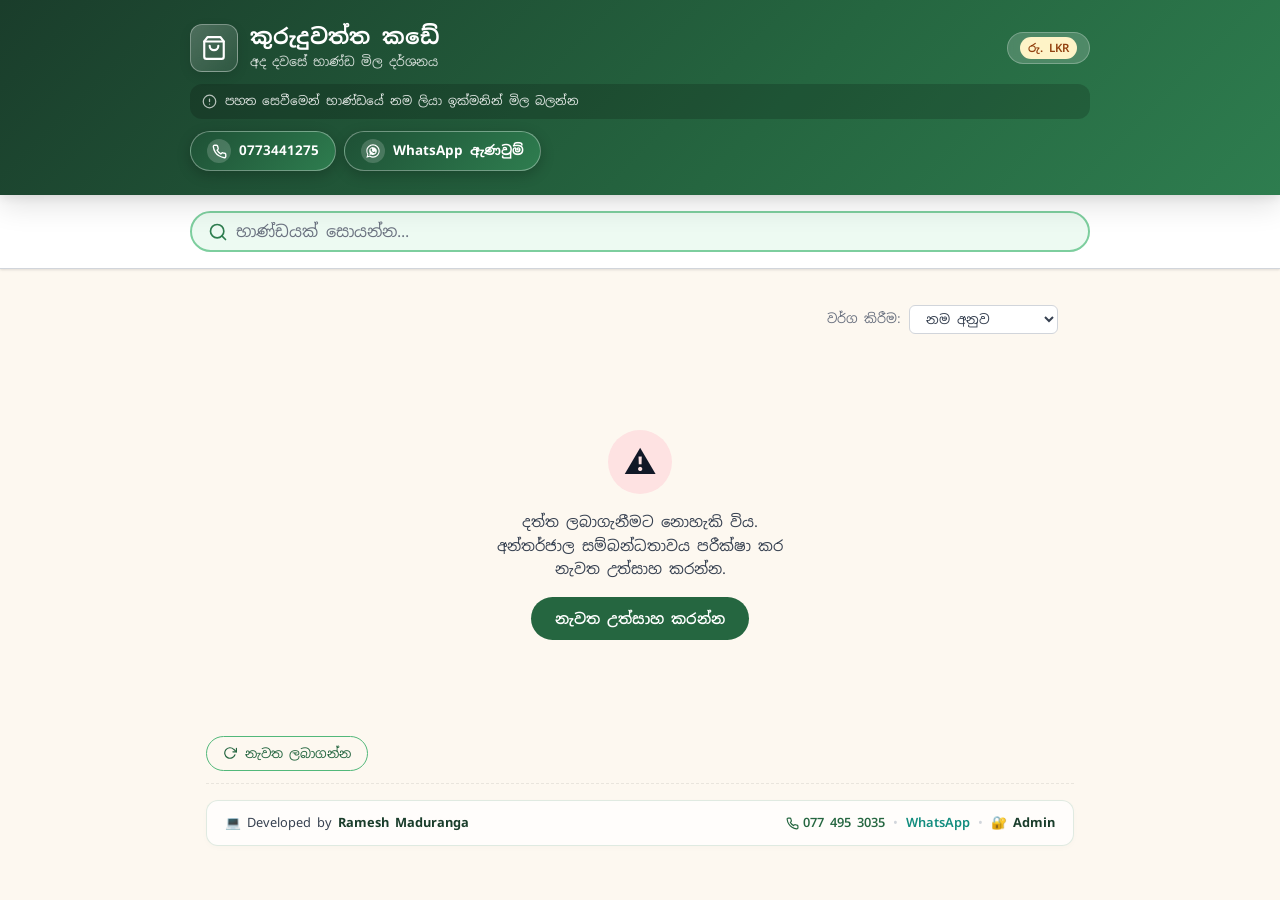
<file: index.html>
<!DOCTYPE html>
<html lang="si" dir="ltr">

<head>
  <meta charset="UTF-8" />
  <meta name="viewport" content="width=device-width, initial-scale=1.0, viewport-fit=cover" />
  <meta name="description" content="ශ්‍රී ලාංකේය සිල්ලර කඩේ — අද දවසේ භාණ්ඩ මිල දර්ශනය" />
  <meta name="theme-color" content="#1a3d2b" />

  <!-- Open Graph / Social sharing -->
  <meta property="og:type" content="website" />
  <meta property="og:title" content="කඩේ මිල දර්ශනය" />
  <meta property="og:description" content="අද දවසේ ග්‍රොසරි භාණ්ඩ මිල ගණන්" />

  <title>Grocery Price List</title>

  <!-- Stylesheet -->
  <link rel="stylesheet" href="css/style.css" />

  <!-- Preconnect for font performance -->
  <link rel="preconnect" href="https://fonts.googleapis.com" />
  <link rel="preconnect" href="https://fonts.gstatic.com" crossorigin />

  <!-- Google Analytics 4 — Visitor tracking -->
  <script async src="https://www.googletagmanager.com/gtag/js?id=G-6Q7FN085XL"></script>
  <script>
    window.dataLayer = window.dataLayer || [];
    function gtag(){dataLayer.push(arguments);}
    gtag('js', new Date());
    gtag('config', 'G-6Q7FN085XL');
  </script>
</head>

<body>

  <!-- ═══════════════════════════════════════════
       HEADER
  ═══════════════════════════════════════════ -->
  <header class="site-header" role="banner">
    <div class="header-inner">
      <div class="header-top">

        <!-- Shop Logo (Modern Eco-Grocery Icon) -->
        <div class="shop-logo" aria-hidden="true">
          <svg width="26" height="26" viewBox="0 0 24 24" fill="none" stroke="currentColor" stroke-width="2" stroke-linecap="round" stroke-linejoin="round">
            <path d="M6 2L3 6v14a2 2 0 0 0 2 2h14a2 2 0 0 0 2-2V6l-3-4z"/>
            <line x1="3" y1="6" x2="21" y2="6"/>
            <path d="M16 10a4 4 0 0 1-8 0"/>
          </svg>
        </div>

        <!-- Shop name and subtitle (set by config.js) -->
        <div class="shop-name-block">
          <h1 id="shop-name">...පූරණය වෙමින්...</h1>
          <p id="shop-subtitle"></p>
        </div>

        <!-- Currency badge -->
        <div class="header-badge" aria-label="මිල ශ්‍රී ලංකා රුපියල් වලින්">
          <span class="currency-note">රු. LKR</span>
        </div>

      </div>

      <!-- Hint text -->
      <div class="header-info" role="note">
        <svg width="15" height="15" viewBox="0 0 24 24" fill="none" stroke="currentColor" stroke-width="2"
          stroke-linecap="round" stroke-linejoin="round" aria-hidden="true">
          <circle cx="12" cy="12" r="10" />
          <line x1="12" y1="8" x2="12" y2="12" />
          <line x1="12" y1="16" x2="12.01" y2="16" />
        </svg>
        <span>පහත සෙවීමෙන් භාණ්ඩයේ නම ලියා ඉක්මනින් මිල බලන්න</span>
      </div>

      <!-- Shop Contact Quick Actions -->
      <div class="shop-contact-bar">
        <a id="shop-call-btn" href="tel:0773441275" class="contact-pill call-pill" title="දුරකථන ඇමතුමක් ලබාගන්න">
          <span class="pill-icon">
            <svg width="15" height="15" viewBox="0 0 24 24" fill="none" stroke="currentColor" stroke-width="2.2" stroke-linecap="round" stroke-linejoin="round">
              <path d="M22 16.92v3a2 2 0 0 1-2.18 2 19.79 19.79 0 0 1-8.63-3.07 19.5 19.5 0 0 1-6-6 19.79 19.79 0 0 1-3.07-8.67A2 2 0 0 1 4.11 2h3a2 2 0 0 1 2 1.72 12.84 12.84 0 0 0 .7 2.81 2 2 0 0 1-.45 2.11L8.09 9.91a16 16 0 0 0 6 6l1.27-1.27a2 2 0 0 1 2.11-.45 12.84 12.84 0 0 0 2.81.7A2 2 0 0 1 22 16.92z"/>
            </svg>
          </span>
          <span id="shop-phone-display">077 344 1275</span>
        </a>
        <a id="shop-whatsapp-btn" href="https://wa.me/94773441275?text=%E0%B7%83%E0%B7%94%E0%B6%B6%20%E0%B6%AF%E0%B7%80%E0%B7%83%E0%B6%9A%E0%B7%8A%21%20%E0%B6%B7%E0%B7%8F%E0%B6%AB%E0%B7%8A%E0%B6%A9%20%E0%B6%B4%E0%B7%92%E0%B7%85%E0%B7%92%E0%B6%B6%E0%B6%B3%E0%B7%80%20%E0%B7%80%E0%B7%92%E0%B7%83%E0%B7%8A%E0%B6%AD%E0%B6%BB%20%E0%B6%AF%E0%B7%90%E0%B6%B1%20%E0%B6%9C%E0%B7%90%E0%B6%B1%E0%B7%93%E0%B6%A4%E0%B6%A7%20%E0%B6%85%E0%B7%80%E0%B7%87%E0%B7%81%E0%B7%8A%E0%B6%BA%E0%B6%BA%E0%B7%92." target="_blank" rel="noopener" class="contact-pill whatsapp-pill" title="WhatsApp මගින් විමසන්න">
          <span class="pill-icon wa-svg">
            <svg width="16" height="16" viewBox="0 0 24 24" fill="currentColor">
              <path d="M12.031 6.172c-3.181 0-5.767 2.586-5.768 5.766-.001 1.298.38 2.27 1.019 3.287l-.711 2.598 2.669-.699c.969.53 1.771.82 2.791.82 3.181 0 5.767-2.587 5.768-5.766.001-3.182-2.585-5.806-5.768-5.806zm3.393 8.245c-.144.405-.837.774-1.17.824-.312.045-.694.075-1.119-.062-.266-.086-.607-.215-1.047-.406-1.849-.803-3.047-2.67-3.14-2.794-.093-.125-.751-.998-.751-1.903 0-.905.474-1.349.643-1.533.169-.184.37-.23.493-.23.123 0 .247.001.353.007.113.005.263-.043.412.316.155.372.531 1.297.577 1.39.046.093.077.201.015.324-.062.123-.093.2-.185.308-.093.108-.195.241-.278.324-.093.093-.19.194-.082.38.108.185.481.794 1.033 1.286.711.635 1.311.832 1.496.924.185.093.293.078.401-.046.108-.124.463-.54.586-.726.124-.185.247-.154.416-.092.17.062 1.079.509 1.264.602.185.093.308.139.354.216.046.077.046.448-.098.853zM12 2C6.477 2 2 6.477 2 12c0 1.891.524 3.662 1.435 5.179L2.05 22l4.982-1.306A9.957 9.957 0 0012 22c5.523 0 10-4.477 10-10S17.523 2 12 2zm0 18.167c-1.638 0-3.165-.487-4.444-1.325l-.319-.208-2.956.774.788-2.88-.228-.363a8.138 8.138 0 01-1.258-4.331C3.583 7.362 7.362 3.583 12 3.583c4.638 0 8.417 3.779 8.417 8.417 0 4.638-3.779 8.167-8.417 8.167z"/>
            </svg>
          </span>
          <span>WhatsApp ඇණවුම්</span>
        </a>
      </div>
    </div>
  </header>

  <!-- ═══════════════════════════════════════════
       SEARCH BAR (sticky)
  ═══════════════════════════════════════════ -->
  <section class="search-section" aria-label="භාණ්ඩ සෙවීම">
    <div class="search-wrapper">
      <div class="search-box">
        <!-- Search icon -->
        <svg class="search-icon" width="20" height="20" viewBox="0 0 24 24" fill="none" stroke="currentColor"
          stroke-width="2" stroke-linecap="round" stroke-linejoin="round" aria-hidden="true">
          <circle cx="11" cy="11" r="8" />
          <line x1="21" y1="21" x2="16.65" y2="16.65" />
        </svg>

        <!-- Search input -->
        <input type="search" id="search-input" autocomplete="off" autocorrect="off" autocapitalize="off"
          spellcheck="false" inputmode="search" enterkeyhint="search" placeholder="භාණ්ඩයක් සොයන්න..."
          aria-label="භාණ්ඩ නාමය ඇතුළු කරන්න" aria-controls="product-grid" aria-describedby="result-count" />

        <!-- Clear button -->
        <button id="search-clear" type="button" aria-label="සෙවීම මකන්න" title="සෙවීම මකන්න">
          <svg width="12" height="12" viewBox="0 0 24 24" fill="none" stroke="currentColor" stroke-width="3"
            stroke-linecap="round" aria-hidden="true">
            <line x1="18" y1="6" x2="6" y2="18" />
            <line x1="6" y1="6" x2="18" y2="18" />
          </svg>
        </button>
      </div>
    </div>
  </section>

  <!-- ═══════════════════════════════════════════
       MAIN CONTENT
  ═══════════════════════════════════════════ -->
  <main class="main-content" role="main">

    <!-- Toolbar: sort + result count -->
    <div class="toolbar" role="toolbar" aria-label="ගැලපුම් සහ වර්ගීකරණ">
      <span id="result-count" aria-live="polite" aria-atomic="true"></span>

      <div class="sort-group">
        <label for="sort-select" class="sort-label">වර්ග කිරීම:</label>
        <select id="sort-select" aria-label="වර්ගීකරණ ක්‍රමය">
          <option value="name">නම අනුව</option>
          <option value="price-asc">මිල — අඩු සිට</option>
          <option value="price-desc">මිල — වැඩි සිට</option>
        </select>
      </div>
    </div>

    <!-- Category filter chips -->
    <section class="category-section" aria-label="කාණ්ඩ ගැළපීම">
      <div id="category-bar" role="group" aria-label="කාණ්ඩ"></div>
    </section>

    <!-- ── Loading Skeletons ── -->
    <div id="skeleton-cards" aria-label="දත්ත පූරණය වෙමින්..." aria-busy="true">
      <!-- 8 skeleton cards generated below -->
      <div class="skeleton-card" aria-hidden="true">
        <div class="skeleton-line skeleton-icon"></div>
        <div class="skeleton-line skeleton-cat"></div>
        <div class="skeleton-line skeleton-name"></div>
        <div class="skeleton-line skeleton-name2"></div>
        <div class="skeleton-line skeleton-price"></div>
      </div>
      <div class="skeleton-card" aria-hidden="true">
        <div class="skeleton-line skeleton-icon"></div>
        <div class="skeleton-line skeleton-cat"></div>
        <div class="skeleton-line skeleton-name"></div>
        <div class="skeleton-line skeleton-name2"></div>
        <div class="skeleton-line skeleton-price"></div>
      </div>
      <div class="skeleton-card" aria-hidden="true">
        <div class="skeleton-line skeleton-icon"></div>
        <div class="skeleton-line skeleton-cat"></div>
        <div class="skeleton-line skeleton-name"></div>
        <div class="skeleton-line skeleton-name2"></div>
        <div class="skeleton-line skeleton-price"></div>
      </div>
      <div class="skeleton-card" aria-hidden="true">
        <div class="skeleton-line skeleton-icon"></div>
        <div class="skeleton-line skeleton-cat"></div>
        <div class="skeleton-line skeleton-name"></div>
        <div class="skeleton-line skeleton-name2"></div>
        <div class="skeleton-line skeleton-price"></div>
      </div>
      <div class="skeleton-card" aria-hidden="true">
        <div class="skeleton-line skeleton-icon"></div>
        <div class="skeleton-line skeleton-cat"></div>
        <div class="skeleton-line skeleton-name"></div>
        <div class="skeleton-line skeleton-name2"></div>
        <div class="skeleton-line skeleton-price"></div>
      </div>
      <div class="skeleton-card" aria-hidden="true">
        <div class="skeleton-line skeleton-icon"></div>
        <div class="skeleton-line skeleton-cat"></div>
        <div class="skeleton-line skeleton-name"></div>
        <div class="skeleton-line skeleton-name2"></div>
        <div class="skeleton-line skeleton-price"></div>
      </div>
      <div class="skeleton-card" aria-hidden="true">
        <div class="skeleton-line skeleton-icon"></div>
        <div class="skeleton-line skeleton-cat"></div>
        <div class="skeleton-line skeleton-name"></div>
        <div class="skeleton-line skeleton-name2"></div>
        <div class="skeleton-line skeleton-price"></div>
      </div>
      <div class="skeleton-card" aria-hidden="true">
        <div class="skeleton-line skeleton-icon"></div>
        <div class="skeleton-line skeleton-cat"></div>
        <div class="skeleton-line skeleton-name"></div>
        <div class="skeleton-line skeleton-name2"></div>
        <div class="skeleton-line skeleton-price"></div>
      </div>
    </div>

    <!-- ── Error State ── -->
    <div id="error-state" role="alert" aria-live="assertive">
      <div class="error-icon" aria-hidden="true">⚠️</div>
      <p id="error-msg">දත්ත ලබාගැනීමට නොහැකි විය.</p>
      <button id="retry-btn" class="btn-retry" type="button">නැවත උත්සාහ කරන්න</button>
    </div>

    <!-- ── Empty State ── -->
    <div id="empty-state" aria-live="polite">
      <div class="empty-icon" aria-hidden="true">🔍</div>
      <p id="empty-msg">භාණ්ඩ හමු නොවීය.</p>
    </div>

    <!-- ── Product Grid ── -->
    <div id="product-grid" role="list" aria-label="භාණ්ඩ ලැයිස්තුව" aria-live="polite"></div>

  </main>

  <!-- ═══════════════════════════════════════════
       FOOTER BAR
  ═══════════════════════════════════════════ -->
  <footer class="footer-bar" role="contentinfo">
    <div class="footer-top-row">
      <span id="last-updated" aria-label="අවසන් යාවත්කාලීනය"></span>
      <button id="refresh-btn" type="button" aria-label="නවතම මිල ගණන් ලබාගන්න">
        <svg width="14" height="14" viewBox="0 0 24 24" fill="none" stroke="currentColor" stroke-width="2"
          stroke-linecap="round" stroke-linejoin="round" aria-hidden="true">
          <polyline points="23 4 23 10 17 10" />
          <path d="M20.49 15a9 9 0 1 1-2.12-9.36L23 10" />
        </svg>
        නැවත ලබාගන්න
      </button>
    </div>

    <!-- Developer Credits Section & Admin Link -->
    <div class="developer-credits">
      <div class="dev-line">
        <span class="dev-icon">💻</span>
        <span class="dev-text">Developed by <strong>Ramesh Maduranga</strong></span>
      </div>
      <div class="dev-contact">
        <a href="tel:0774953035" class="dev-link" title="Call Developer">
          <svg width="13" height="13" viewBox="0 0 24 24" fill="none" stroke="currentColor" stroke-width="2.2" stroke-linecap="round" stroke-linejoin="round">
            <path d="M22 16.92v3a2 2 0 0 1-2.18 2 19.79 19.79 0 0 1-8.63-3.07 19.5 19.5 0 0 1-6-6 19.79 19.79 0 0 1-3.07-8.67A2 2 0 0 1 4.11 2h3a2 2 0 0 1 2 1.72 12.84 12.84 0 0 0 .7 2.81 2 2 0 0 1-.45 2.11L8.09 9.91a16 16 0 0 0 6 6l1.27-1.27a2 2 0 0 1 2.11-.45 12.84 12.84 0 0 0 2.81.7A2 2 0 0 1 22 16.92z"/>
          </svg>
          <span>077 495 3035</span>
        </a>
        <span class="dev-dot">•</span>
        <a href="https://wa.me/94774953035" target="_blank" rel="noopener" class="dev-link dev-wa" title="WhatsApp Developer">
          <span>WhatsApp</span>
        </a>
        <span class="dev-dot">•</span>
        <a href="admin.html" class="dev-link" style="color: var(--green-900); font-weight: 700;" title="කඩේ අයිතිකරුට පමණි">
          <span>🔐 Admin</span>
        </a>
      </div>
    </div>
  </footer>

  <!-- Back to top -->
  <button id="back-to-top" type="button" aria-label="ඉහළට යන්න" title="ඉහළට යන්න">
    <svg width="20" height="20" viewBox="0 0 24 24" fill="none" stroke="currentColor" stroke-width="2.5"
      stroke-linecap="round" stroke-linejoin="round" aria-hidden="true">
      <polyline points="18 15 12 9 6 15" />
    </svg>
  </button>

  <!-- ═══════════════════════════════════════════
       SCRIPTS (order matters)
  ═══════════════════════════════════════════ -->
  <script src="js/config.js"></script>
  <script src="js/data-service.js"></script>
  <script src="js/search.js"></script>
  <script src="js/app.js"></script>

</body>

</html>
</file>
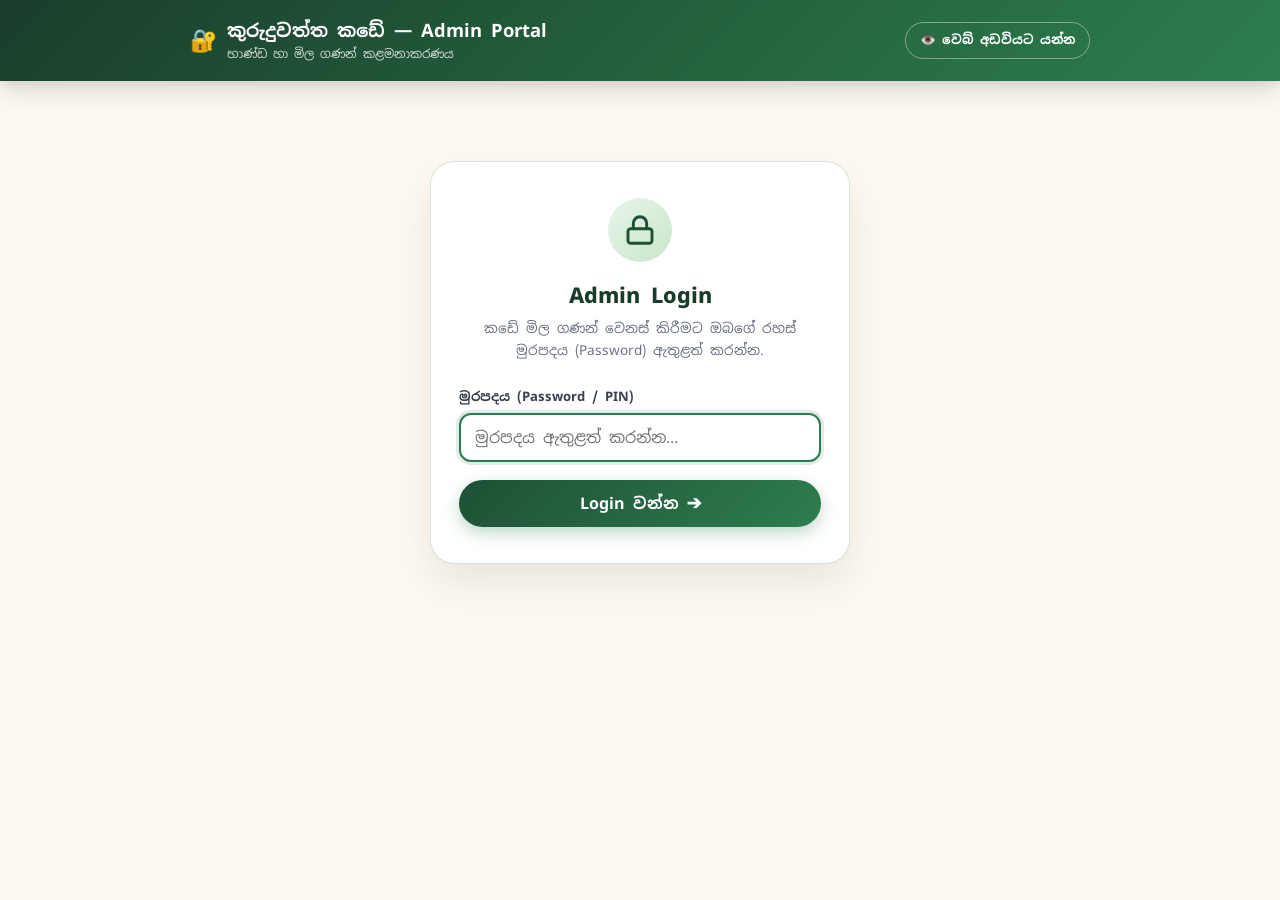
<file: admin.html>
<!DOCTYPE html>
<html lang="si" dir="ltr">

<head>
  <meta charset="UTF-8">
  <meta name="viewport" content="width=device-width, initial-scale=1.0, viewport-fit=cover">
  <title>කළමනාකරණ පද්ධතිය (Admin Portal) — කුරුදුවත්ත කඩේ</title>
  <link rel="stylesheet" href="css/style.css">
  <link rel="preconnect" href="https://fonts.googleapis.com">
  <link rel="preconnect" href="https://fonts.gstatic.com" crossorigin>

  <!-- Google Analytics 4 — Visitor tracking -->
  <script async src="https://www.googletagmanager.com/gtag/js?id=G-6Q7FN085XL"></script>
  <script>
    window.dataLayer = window.dataLayer || [];
    function gtag(){dataLayer.push(arguments);}
    gtag('js', new Date());
    gtag('config', 'G-6Q7FN085XL');
  </script>
  <link
    href="https://fonts.googleapis.com/css2?family=Noto+Sans+Sinhala:wght@400;500;600;700;800&family=Inter:wght@400;500;600;700&display=swap"
    rel="stylesheet">
  <style>
    /* ── Admin Specific Styles ── */
    .admin-wrapper {
      max-width: 900px;
      margin: 0 auto;
      padding: 20px 16px 80px;
    }

    /* ── Login Card ── */
    #login-section {
      max-width: 420px;
      margin: 60px auto 0;
      background: #ffffff;
      padding: 36px 28px;
      border-radius: var(--radius-xl);
      box-shadow: 0 20px 40px rgba(0, 0, 0, 0.08);
      border: 1.5px solid rgba(46, 125, 79, 0.2);
      text-align: center;
    }

    .login-icon {
      width: 64px;
      height: 64px;
      background: linear-gradient(135deg, #e8f5e9, #c8e6c9);
      border-radius: 50%;
      display: flex;
      align-items: center;
      justify-content: center;
      margin: 0 auto 16px;
      color: var(--green-800);
    }

    .login-title {
      font-size: 1.35rem;
      font-weight: 800;
      color: var(--green-900);
      margin-bottom: 6px;
    }

    .login-sub {
      font-size: 0.85rem;
      color: var(--gray-500);
      margin-bottom: 24px;
    }

    .form-group {
      text-align: left;
      margin-bottom: 18px;
    }

    .form-label {
      display: block;
      font-size: 0.82rem;
      font-weight: 700;
      color: var(--gray-700);
      margin-bottom: 6px;
    }

    .form-input {
      width: 100%;
      padding: 12px 14px;
      border: 2px solid var(--gray-300);
      border-radius: var(--radius-md);
      font-family: var(--font-body);
      font-size: 1rem;
      transition: border-color var(--transition);
      background: var(--white);
    }

    .form-input:focus {
      outline: none;
      border-color: var(--green-600);
      box-shadow: 0 0 0 3px rgba(46, 125, 79, 0.15);
    }

    .btn-submit {
      width: 100%;
      padding: 13px;
      background: linear-gradient(135deg, var(--green-800), var(--green-600));
      color: var(--white);
      border: none;
      border-radius: var(--radius-full);
      font-family: var(--font-body);
      font-size: 1rem;
      font-weight: 700;
      cursor: pointer;
      box-shadow: 0 6px 16px rgba(46, 125, 79, 0.3);
      transition: transform var(--transition), box-shadow var(--transition);
    }

    .btn-submit:hover {
      transform: translateY(-2px);
      box-shadow: 0 8px 20px rgba(46, 125, 79, 0.4);
    }

    .btn-submit:disabled {
      opacity: 0.6;
      cursor: not-allowed;
      transform: none;
    }

    /* ── Dashboard Section ── */
    #dashboard-section {
      display: none;
    }

    .dashboard-header {
      display: flex;
      justify-content: space-between;
      align-items: center;
      background: #ffffff;
      padding: 18px 22px;
      border-radius: var(--radius-lg);
      box-shadow: var(--shadow-sm);
      margin-bottom: 20px;
      border: 1px solid rgba(0, 0, 0, 0.06);
      flex-wrap: wrap;
      gap: 12px;
    }

    .dash-shop-info h2 {
      font-size: 1.25rem;
      color: var(--green-900);
      font-weight: 800;
    }

    .dash-shop-info span {
      font-size: 0.8rem;
      color: var(--green-600);
      font-weight: 700;
      background: var(--green-50);
      padding: 2px 8px;
      border-radius: var(--radius-full);
    }

    .dash-actions {
      display: flex;
      gap: 8px;
    }

    .btn-outline {
      padding: 7px 14px;
      border: 1.5px solid var(--gray-300);
      background: transparent;
      border-radius: var(--radius-full);
      font-size: 0.8rem;
      font-weight: 700;
      color: var(--gray-700);
      cursor: pointer;
      text-decoration: none;
      display: inline-flex;
      align-items: center;
      gap: 6px;
      transition: all var(--transition);
    }

    .btn-outline:hover {
      background: var(--gray-100);
      border-color: var(--gray-500);
    }

    .btn-logout {
      border-color: var(--red-500);
      color: var(--red-500);
    }

    .btn-logout:hover {
      background: var(--red-100);
      border-color: var(--red-500);
    }

    /* ── Quick Stats ── */
    .dash-stats {
      display: grid;
      grid-template-columns: repeat(auto-fit, minmax(200px, 1fr));
      gap: 14px;
      margin-bottom: 24px;
    }

    .stat-card {
      background: #ffffff;
      padding: 18px;
      border-radius: var(--radius-lg);
      box-shadow: var(--shadow-sm);
      border: 1px solid rgba(0, 0, 0, 0.05);
      display: flex;
      align-items: center;
      gap: 14px;
    }

    .stat-icon {
      width: 44px;
      height: 44px;
      border-radius: var(--radius-md);
      background: var(--green-50);
      display: flex;
      align-items: center;
      justify-content: center;
      font-size: 1.4rem;
      color: var(--green-700);
    }

    .stat-text h4 {
      font-size: 1.4rem;
      font-weight: 800;
      color: var(--gray-900);
      line-height: 1.1;
    }

    .stat-text p {
      font-size: 0.78rem;
      color: var(--gray-500);
      font-weight: 600;
    }

    /* ── Add Product Card ── */
    .action-banner {
      background: linear-gradient(135deg, var(--green-900), var(--green-700));
      color: #ffffff;
      padding: 22px;
      border-radius: var(--radius-lg);
      margin-bottom: 24px;
      box-shadow: var(--shadow-md);
    }

    .action-banner h3 {
      font-size: 1.15rem;
      font-weight: 800;
      margin-bottom: 14px;
      display: flex;
      align-items: center;
      gap: 8px;
    }

    .add-form-grid {
      display: grid;
      grid-template-columns: repeat(auto-fit, minmax(180px, 1fr));
      gap: 12px;
      margin-bottom: 14px;
    }

    .add-input {
      padding: 10px 14px;
      border-radius: var(--radius-md);
      border: 1.5px solid rgba(255, 255, 255, 0.3);
      background: rgba(255, 255, 255, 0.95);
      color: var(--gray-900);
      font-family: var(--font-body);
      font-size: 0.9rem;
      width: 100%;
    }

    .add-input:focus {
      outline: none;
      background: #ffffff;
      border-color: #ffffff;
    }

    .btn-add-item {
      background: #ffffff;
      color: var(--green-900);
      border: none;
      padding: 11px 24px;
      border-radius: var(--radius-full);
      font-weight: 800;
      font-family: var(--font-body);
      font-size: 0.92rem;
      cursor: pointer;
      display: inline-flex;
      align-items: center;
      gap: 6px;
      box-shadow: 0 4px 12px rgba(0, 0, 0, 0.15);
      transition: all var(--transition);
    }

    .btn-add-item:hover {
      background: #f0fdf4;
      transform: translateY(-1px);
    }

    /* ── Table / Item Management List ── */
    .table-container {
      background: #ffffff;
      border-radius: var(--radius-lg);
      box-shadow: var(--shadow-sm);
      border: 1px solid rgba(0, 0, 0, 0.06);
      overflow: hidden;
    }

    .table-header-bar {
      padding: 16px 20px;
      display: flex;
      justify-content: space-between;
      align-items: center;
      border-bottom: 1px solid var(--gray-100);
      gap: 12px;
      flex-wrap: wrap;
    }

    .table-header-bar h3 {
      font-size: 1.05rem;
      font-weight: 800;
      color: var(--gray-900);
    }

    .admin-search-input {
      padding: 8px 14px;
      border: 1.5px solid var(--gray-300);
      border-radius: var(--radius-full);
      font-family: var(--font-body);
      font-size: 0.85rem;
      width: 220px;
    }

    .item-list {
      display: flex;
      flex-direction: column;
    }

    .item-row {
      display: flex;
      align-items: center;
      padding: 14px 20px;
      border-bottom: 1px solid var(--gray-100);
      gap: 12px;
      transition: background var(--transition);
      flex-wrap: wrap;
    }

    .item-row:hover {
      background: var(--green-50);
    }

    .item-row:last-child {
      border-bottom: none;
    }

    .item-info {
      flex: 1;
      min-width: 180px;
    }

    .item-name {
      font-weight: 700;
      font-size: 0.95rem;
      color: var(--gray-900);
    }

    .item-meta {
      font-size: 0.78rem;
      color: var(--gray-500);
      margin-top: 2px;
    }

    .price-edit-box {
      display: flex;
      align-items: center;
      gap: 6px;
    }

    .price-prefix {
      font-weight: 700;
      font-size: 0.85rem;
      color: var(--green-800);
    }

    .price-input {
      width: 90px;
      padding: 6px 8px;
      border: 1.5px solid var(--gray-300);
      border-radius: var(--radius-sm);
      font-size: 0.92rem;
      font-weight: 700;
      font-family: var(--font-body);
      color: var(--green-900);
      text-align: right;
    }

    .price-input:focus {
      outline: none;
      border-color: var(--green-600);
    }

    /* Hide number spinner up/down arrows */
    input::-webkit-outer-spin-button,
    input::-webkit-inner-spin-button {
      -webkit-appearance: none !important;
      margin: 0 !important;
    }
    input[type=number] {
      -moz-appearance: textfield !important;
      appearance: textfield !important;
    }

    .btn-save-price {
      background: var(--green-700);
      color: #ffffff;
      border: none;
      padding: 7px 12px;
      border-radius: var(--radius-sm);
      font-size: 0.8rem;
      font-weight: 700;
      cursor: pointer;
      transition: background var(--transition);
    }

    .btn-save-price:hover {
      background: var(--green-900);
    }

    .btn-delete-item {
      background: #fee2e2;
      color: #dc2626;
      border: none;
      padding: 7px 10px;
      border-radius: var(--radius-sm);
      cursor: pointer;
      transition: background var(--transition);
    }

    .btn-delete-item:hover {
      background: #fecaca;
    }

    /* ── Status Toggle Badge & Styles ── */
    .status-toggle-btn {
      display: inline-flex;
      align-items: center;
      gap: 5px;
      padding: 6px 11px;
      border-radius: var(--radius-full);
      font-size: 0.76rem;
      font-weight: 700;
      border: 1.5px solid;
      cursor: pointer;
      transition: all var(--transition);
      white-space: nowrap;
    }
    .status-active {
      background: #e8f5e9;
      color: #1b5e20;
      border-color: #81c784;
    }
    .status-active:hover {
      background: #c8e6c9;
    }
    .status-inactive {
      background: #f3f4f6;
      color: #6b7280;
      border-color: #d1d5db;
    }
    .status-inactive:hover {
      background: #e5e7eb;
      color: #374151;
    }
    .item-row.inactive-row {
      background: #fafafa;
      opacity: 0.72;
    }
    .item-row.inactive-row:hover {
      opacity: 1;
      background: #f4f4f5;
    }
    .status-badge-hidden {
      display: inline-block;
      font-size: 0.70rem;
      font-weight: 700;
      color: #dc2626;
      background: #fee2e2;
      padding: 1px 6px;
      border-radius: var(--radius-sm);
      margin-left: 6px;
    }

    /* Status Filter Chips */
    .status-filter-group {
      display: flex;
      gap: 6px;
      align-items: center;
    }
    .status-chip {
      padding: 4px 10px;
      border-radius: var(--radius-full);
      font-size: 0.76rem;
      font-weight: 700;
      border: 1px solid var(--gray-300);
      background: var(--white);
      color: var(--gray-700);
      cursor: pointer;
      transition: all var(--transition);
    }
    .status-chip.active {
      background: var(--green-700);
      color: var(--white);
      border-color: var(--green-700);
    }

    /* ── Notice Alert ── */
    .config-alert {
      background: #fef3c7;
      border: 1.5px solid #fde047;
      color: #854d0e;
      padding: 14px 18px;
      border-radius: var(--radius-md);
      font-size: 0.85rem;
      margin-bottom: 20px;
      display: none;
    }
  </style>
</head>

<body>

  <!-- Top Simple Navigation -->
  <header class="site-header" role="banner" style="padding: 16px 20px;">
    <div class="header-inner" style="display: flex; justify-content: space-between; align-items: center;">
      <div style="display: flex; align-items: center; gap: 10px;">
        <span style="font-size: 22px;">🔐</span>
        <div>
          <h1 style="font-size: 1.15rem; color: #fff;">කුරුදුවත්ත කඩේ — Admin Portal</h1>
          <p style="font-size: 0.75rem; color: rgba(255,255,255,0.8);">භාණ්ඩ හා මිල ගණන් කළමනාකරණය</p>
        </div>
      </div>
      <a href="index.html" class="btn-outline" style="color: #fff; border-color: rgba(255,255,255,0.4);">
        <span>👁️ වෙබ් අඩවියට යන්න</span>
      </a>
    </div>
  </header>

  <div class="admin-wrapper">

    <!-- Config Warning Alert if URL is not set yet -->
    <div id="config-alert" class="config-alert">
      ⚠️ <strong>Google Apps Script URL සකසා නොමැත:</strong> Google Sheet එකේ Script එක Deploy කර ලැබුණු Web App URL එක
      <code>js/config.js</code> හි <code>ADMIN_API_URL</code> ලෙස ලබාදෙන්න.
    </div>

    <!-- ═══════════════════════════════════════════
         1. LOGIN SECTION
    ═══════════════════════════════════════════ -->
    <div id="login-section">
      <div class="login-icon">
        <svg width="32" height="32" viewBox="0 0 24 24" fill="none" stroke="currentColor" stroke-width="2.2"
          stroke-linecap="round" stroke-linejoin="round">
          <rect x="3" y="11" width="18" height="11" rx="2" ry="2" />
          <path d="M7 11V7a5 5 0 0 1 10 0v4" />
        </svg>
      </div>
      <h2 class="login-title">Admin Login</h2>
      <p class="login-sub">කඩේ මිල ගණන් වෙනස් කිරීමට ඔබගේ රහස් මුරපදය (Password) ඇතුළත් කරන්න.</p>

      <form id="login-form">
        <div class="form-group">
          <label for="admin-pass" class="form-label">මුරපදය (Password / PIN)</label>
          <input type="password" id="admin-pass" class="form-input" placeholder="මුරපදය ඇතුළත් කරන්න..." required
            autofocus autocomplete="current-password">
        </div>
        <button type="submit" id="btn-login" class="btn-submit">
          Login වන්න ➔
        </button>
      </form>
    </div>

    <!-- ═══════════════════════════════════════════
         2. DASHBOARD SECTION (Shown after login)
    ═══════════════════════════════════════════ -->
    <div id="dashboard-section">

      <div class="dashboard-header">
        <div class="dash-shop-info">
          <h2>කුරුදුවත්ත කඩේ කළමනාකරණය</h2>
          <span>● Live Google Sheet Connected</span>
        </div>
        <div class="dash-actions">
          <a href="https://analytics.google.com" target="_blank" rel="noopener" class="btn-outline" style="text-decoration: none; display: inline-flex; align-items: center; gap: 6px;" title="සවිස්තර Google Analytics බලන්න">
            <span>📊 Analytics</span>
          </a>
          <button id="btn-refresh-data" class="btn-outline" title="නැවුම් දත්ත ලබාගන්න">
            <span>🔄 Refresh</span>
          </button>
          <button id="btn-logout" class="btn-outline btn-logout" title="පද්ධතියෙන් ඉවත් වන්න">
            <span>🚪 Logout</span>
          </button>
        </div>
      </div>

      <!-- Quick Stats -->
      <div class="dash-stats">
        <div class="stat-card">
          <div class="stat-icon">📦</div>
          <div class="stat-text">
            <h4 id="stat-total-items">0</h4>
            <p>මුළු භාණ්ඩ සංඛ්‍යාව</p>
          </div>
        </div>
        <div class="stat-card">
          <div class="stat-icon">🗂️</div>
          <div class="stat-text">
            <h4 id="stat-total-cats">0</h4>
            <p>කාණ්ඩ ගණන</p>
          </div>
        </div>
        <div class="stat-card" style="border-left: 4px solid #2e7d4f;">
          <div class="stat-icon">👥</div>
          <div class="stat-text">
            <h4 id="stat-visitors-today">-</h4>
            <p>අද පැමිණීම් (Today)</p>
          </div>
        </div>
        <div class="stat-card" style="border-left: 4px solid #1976d2;">
          <div class="stat-icon">📈</div>
          <div class="stat-text">
            <h4 id="stat-visitors-week">-</h4>
            <p>මේ සතියේ (Week)</p>
          </div>
        </div>
        <div class="stat-card" style="border-left: 4px solid #f57c00;">
          <div class="stat-icon">🌐</div>
          <div class="stat-text">
            <h4 id="stat-visitors-total">-</h4>
            <p>මුළු පැමිණීම් (Total)</p>
          </div>
        </div>
      </div>

      <!-- Quick Add Product Card -->
      <div class="action-banner">
        <h3>
          <svg width="20" height="20" viewBox="0 0 24 24" fill="none" stroke="currentColor" stroke-width="2.5"
            stroke-linecap="round" stroke-linejoin="round">
            <line x1="12" y1="5" x2="12" y2="19" />
            <line x1="5" y1="12" x2="19" y2="12" />
          </svg>
          අලුත් භාණ්ඩයක් ඇතුළත් කරන්න (Add Product)
        </h3>
        <form id="add-product-form">
          <div class="add-form-grid">
            <div>
              <label style="font-size: 0.75rem; opacity: 0.9; margin-bottom: 4px; display: block;">භාණ්ඩයේ නම *</label>
              <input type="text" id="new-item-name" class="add-input" placeholder="උදා: සුදු කැකුළු සහල්" required>
            </div>
            <div>
              <label style="font-size: 0.75rem; opacity: 0.9; margin-bottom: 4px; display: block;">කාණ්ඩය (Category)</label>
              <input type="text" id="new-item-cat" class="add-input" list="category-suggestions" placeholder="උදා: ධාන්‍ය වර්ග, සහල්, ආදිය">
              <datalist id="category-suggestions">
                <option value="ධාන්‍ය වර්ග">
                <option value="අල වර්ග">
                <option value="සහල්">
                <option value="පිටි">
                <option value="කුළු බඩු">
                <option value="තෙල්">
                <option value="සීනි">
                <option value="කිරි">
                <option value="බිත්තර">
                <option value="එළවළු">
                <option value="පලතුරු">
                <option value="මාළු">
                <option value="මස්">
                <option value="බීම">
                <option value="බිස්කට්">
                <option value="ටින් ආහාර">
                <option value="සබන්">
              </datalist>
            </div>
            <div>
              <label style="font-size: 0.75rem; opacity: 0.9; margin-bottom: 4px; display: block;">මිල (රු.) (හිස්ව තැබිය හැක)</label>
              <input type="text" inputmode="decimal" id="new-item-price" class="add-input" placeholder="උදා: 220">
            </div>
            <div>
              <label style="font-size: 0.75rem; opacity: 0.9; margin-bottom: 4px; display: block;">ඒකකය (Unit)</label>
              <input type="text" id="new-item-unit" class="add-input" placeholder="උදා: කි.ග්රෑ. 1, 500g">
            </div>
          </div>
          <button type="submit" id="btn-save-new" class="btn-add-item">
            <span>➕ භාණ්ඩය එකතු කරන්න</span>
          </button>
        </form>
      </div>

      <!-- Item Management Table -->
      <div class="table-container">
        <div class="table-header-bar">
          <div>
            <h3>භාණ්ඩ ලැයිස්තුව හා තත්ත්වය</h3>
            <div class="status-filter-group" style="margin-top: 6px;">
              <button type="button" class="status-chip active" data-filter="all">සියල්ල (<span id="count-all">0</span>)</button>
              <button type="button" class="status-chip" data-filter="active">🟢 සක්‍රිය (<span id="count-active">0</span>)</button>
              <button type="button" class="status-chip" data-filter="inactive">⚪ අක්‍රිය (<span id="count-inactive">0</span>)</button>
            </div>
          </div>
          <input type="search" id="admin-search" class="admin-search-input" placeholder="භාණ්ඩයක් සොයන්න...">
        </div>

        <div id="admin-items-list" class="item-list">
          <!-- Dynamically populated rows -->
          <div style="padding: 30px; text-align: center; color: var(--gray-500);">පූරණය වෙමින් පවතී...</div>
        </div>
      </div>

    </div>

  </div>

  <!-- Scripts -->
  <script src="js/config.js"></script>
  <script src="js/data-service.js"></script>
  <script>
    // ─── Admin Controller Logic ────────────────────────────────────────────────
    let currentAdminPassword = "";
    let adminProducts = [];
    let currentStatusFilter = "all";

    const els = {
      loginSection: document.getElementById("login-section"),
      dashboardSection: document.getElementById("dashboard-section"),
      loginForm: document.getElementById("login-form"),
      adminPass: document.getElementById("admin-pass"),
      btnLogin: document.getElementById("btn-login"),
      btnLogout: document.getElementById("btn-logout"),
      btnRefresh: document.getElementById("btn-refresh-data"),
      configAlert: document.getElementById("config-alert"),
      statItems: document.getElementById("stat-total-items"),
      statCats: document.getElementById("stat-total-cats"),
      addForm: document.getElementById("add-product-form"),
      itemsList: document.getElementById("admin-items-list"),
      adminSearch: document.getElementById("admin-search"),
      countAll: document.getElementById("count-all"),
      countActive: document.getElementById("count-active"),
      countInactive: document.getElementById("count-inactive")
    };

    // Check Config
    if (!CONFIG.ADMIN_API_URL) {
      els.configAlert.style.display = "block";
    }

    // Check existing session
    const savedPass = sessionStorage.getItem("admin_auth_pass");
    if (savedPass) {
      currentAdminPassword = savedPass;
      showDashboard();
    }

    // Login Form Submit
    els.loginForm.addEventListener("submit", async (e) => {
      e.preventDefault();
      const pass = els.adminPass.value.trim();
      if (!pass) return;

      els.btnLogin.disabled = true;
      els.btnLogin.textContent = "පරීක්ෂා කරමින් පවතී...";

      try {
        if (!CONFIG.ADMIN_API_URL) {
          alert("Google Apps Script URL එක සකසා නොමැත. කරුණාකර js/config.js පරීක්ෂා කරන්න.");
          els.btnLogin.disabled = false;
          els.btnLogin.textContent = "Login වන්න ➔";
          return;
        }

        // 100% Secure: Password is ONLY verified on Google Cloud Server (Never exposed in UI)
        const res = await callAdminAPI({ action: "verifyLogin", password: pass });
        if (!res.success) {
          alert(res.message || "මුරපදය වැරදියි!");
          els.btnLogin.disabled = false;
          els.btnLogin.textContent = "Login වන්න ➔";
          return;
        }

        currentAdminPassword = pass;
        sessionStorage.setItem("admin_auth_pass", pass);
        showDashboard();
      } catch (err) {
        alert("දෝෂයක් සිදුවිය: " + err.message);
      } finally {
        els.btnLogin.disabled = false;
        els.btnLogin.textContent = "Login වන්න ➔";
      }
    });

    // Logout
    els.btnLogout.addEventListener("click", () => {
      sessionStorage.removeItem("admin_auth_pass");
      currentAdminPassword = "";
      els.dashboardSection.style.display = "none";
      els.loginSection.style.display = "block";
      els.adminPass.value = "";
    });

    // Refresh Data
    els.btnRefresh.addEventListener("click", async () => {
      els.btnRefresh.disabled = true;
      const oldHtml = els.btnRefresh.innerHTML;
      els.btnRefresh.innerHTML = "<span>⏳...</span>";
      DataService.clearCache();
      await Promise.all([
        loadAdminProducts(),
        loadVisitorStats()
      ]);
      els.btnRefresh.innerHTML = oldHtml;
      els.btnRefresh.disabled = false;
    });

    // Show Dashboard
    async function showDashboard() {
      els.loginSection.style.display = "none";
      els.dashboardSection.style.display = "block";
      await Promise.all([
        loadAdminProducts(),
        loadVisitorStats()
      ]);
    }

    // Load Visitor Statistics
    async function loadVisitorStats() {
      if (!CONFIG.ADMIN_API_URL || !currentAdminPassword) return;
      try {
        const res = await callAdminAPI({ action: "getVisitorStats", password: currentAdminPassword });
        if (res && res.success) {
          const elToday = document.getElementById("stat-visitors-today");
          const elWeek = document.getElementById("stat-visitors-week");
          const elTotal = document.getElementById("stat-visitors-total");
          if (elToday) elToday.textContent = (res.today !== undefined ? res.today : 0);
          if (elWeek) elWeek.textContent = (res.week !== undefined ? res.week : 0);
          if (elTotal) elTotal.textContent = (res.total !== undefined ? res.total : 0);
        }
      } catch (err) {
        console.warn("Visitor stats error:", err);
      }
    }

    // Load Products
    async function loadAdminProducts() {
      els.itemsList.innerHTML = '<div style="padding: 30px; text-align: center; color: var(--gray-500);">Google Sheet වෙතින් දත්ත ලබාගනිමින් පවතී...</div>';
      try {
        adminProducts = await DataService.fetchProducts(true);
        updateStats();
        filterAndDisplayAdminItems();
      } catch (err) {
        els.itemsList.innerHTML = `<div style="padding: 30px; text-align: center; color: red;">දත්ත ලබාගැනීමට නොහැකි විය: ${err.message}</div>`;
      }
    }

    function updateStats() {
      const total = adminProducts.length;
      const activeCount = adminProducts.filter(p => p.status !== "Inactive").length;
      const inactiveCount = total - activeCount;

      els.statItems.textContent = total;
      const cats = new Set(adminProducts.map(p => p.category).filter(Boolean));
      els.statCats.textContent = cats.size;

      if (els.countAll) els.countAll.textContent = total;
      if (els.countActive) els.countActive.textContent = activeCount;
      if (els.countInactive) els.countInactive.textContent = inactiveCount;
    }

    // Render Items
    function renderAdminItems(products) {
      if (!products || products.length === 0) {
        els.itemsList.innerHTML = '<div style="padding: 30px; text-align: center; color: var(--gray-500);">භාණ්ඩ කිසිවක් හමු නොවීය.</div>';
        return;
      }

      els.itemsList.innerHTML = "";
      products.forEach(p => {
        const isActive = p.status !== "Inactive";
        const row = document.createElement("div");
        row.className = `item-row ${isActive ? '' : 'inactive-row'}`;
        row.innerHTML = `
          <div class="item-info">
            <div class="item-name">
              ${escapeHtml(p.name)}
              ${isActive ? '' : '<span class="status-badge-hidden">සැඟවී ඇත (Hidden)</span>'}
            </div>
            <div class="item-meta">කාණ්ඩය: ${escapeHtml(p.category)} | ඒකකය: ${escapeHtml(p.unit || "-")}</div>
          </div>
          <div class="price-edit-box">
            <!-- Active / Inactive Status Toggle Button -->
            <button class="status-toggle-btn ${isActive ? 'status-active' : 'status-inactive'}" 
                    data-name="${escapeHtml(p.name)}" 
                    data-current="${isActive ? 'Active' : 'Inactive'}" 
                    title="${isActive ? 'ක්ලික් කර අක්‍රිය කරන්න (වෙබ් අඩවියෙන් සඟවන්න)' : 'ක්ලික් කර සක්‍රිය කරන්න (වෙබ් අඩවියේ පෙන්වන්න)'}">
              ${isActive ? '🟢 සක්‍රියයි' : '⚪ අක්‍රියයි'}
            </button>

            <!-- Price input & Save -->
            <span class="price-prefix">රු.</span>
            <input type="text" inputmode="decimal" class="price-input" value="${p.price !== null ? p.price : (p.priceRaw || '')}" data-name="${escapeHtml(p.name)}" placeholder="නැත">
            <button class="btn-save-price" data-name="${escapeHtml(p.name)}">සුරකින්න</button>
            <button class="btn-delete-item" data-name="${escapeHtml(p.name)}" title="භාණ්ඩය ඉවත් කරන්න">🗑️</button>
          </div>
        `;
        els.itemsList.appendChild(row);
      });

      // Bind Status Toggle Buttons
      document.querySelectorAll(".status-toggle-btn").forEach(btn => {
        btn.addEventListener("click", async () => {
          const name = btn.dataset.name;
          const current = btn.dataset.current;
          const nextStatus = current === "Active" ? "Inactive" : "Active";

          btn.disabled = true;
          btn.textContent = "වෙනස් කරමින්...";

          const res = await callAdminAPI({
            action: "updateStatus",
            name: name,
            status: nextStatus,
            password: currentAdminPassword
          });

          if (res.success) {
            // Update local state
            const target = adminProducts.find(p => p.name === name);
            if (target) target.status = nextStatus;

            DataService.clearCache();
            updateStats();
            filterAndDisplayAdminItems();
          } else {
            alert("අසාර්ථකයි: " + res.message);
            btn.disabled = false;
          }
        });
      });

      // Bind Price Save Buttons
      document.querySelectorAll(".btn-save-price").forEach(btn => {
        btn.addEventListener("click", async () => {
          const name = btn.dataset.name;
          const input = btn.parentElement.querySelector(".price-input");
          const newPrice = input.value.trim();

          btn.disabled = true;
          btn.textContent = "...";

          const res = await callAdminAPI({
            action: "updatePrice",
            name: name,
            price: newPrice,
            password: currentAdminPassword
          });

          if (res.success) {
            const displayMsg = newPrice ? `රු. ${newPrice}` : 'මිල නොමැත (හිස්)';
            alert(`✓ "${name}" මිල ${displayMsg} ලෙස යාවත්කාලීන විය!`);
            const target = adminProducts.find(p => p.name === name);
            if (target) {
              target.price = newPrice ? parseFloat(newPrice) : null;
              target.priceRaw = newPrice;
            }
            DataService.clearCache();
          } else {
            alert("අසාර්ථකයි: " + res.message);
          }
          btn.disabled = false;
          btn.textContent = "සුරකින්න";
        });
      });

      // Bind Delete Buttons
      document.querySelectorAll(".btn-delete-item").forEach(btn => {
        btn.addEventListener("click", async () => {
          const name = btn.dataset.name;
          if (!confirm(`ඔබට ඇත්තටම "${name}" භාණ්ඩය ඉවත් කිරීමට අවශ්‍යද?`)) return;

          btn.disabled = true;
          const res = await callAdminAPI({
            action: "deleteProduct",
            name: name,
            password: currentAdminPassword
          });

          if (res.success) {
            alert(`✓ "${name}" සාර්ථකව ඉවත් කරන ලදී.`);
            DataService.clearCache();
            await loadAdminProducts();
          } else {
            alert("අසාර්ථකයි: " + res.message);
            btn.disabled = false;
          }
        });
      });
    }

    // Filter and Display Items based on Search & Status Filter
    function filterAndDisplayAdminItems() {
      const q = (els.adminSearch.value || "").trim().toLowerCase();
      let list = adminProducts;

      // Status filter
      if (currentStatusFilter === "active") {
        list = list.filter(p => p.status !== "Inactive");
      } else if (currentStatusFilter === "inactive") {
        list = list.filter(p => p.status === "Inactive");
      }

      // Search filter
      if (q) {
        list = list.filter(p =>
          p.name.toLowerCase().includes(q) ||
          p.category.toLowerCase().includes(q)
        );
      }

      renderAdminItems(list);
    }

    // Status Filter Chip Clicks
    document.querySelectorAll(".status-chip").forEach(chip => {
      chip.addEventListener("click", () => {
        document.querySelectorAll(".status-chip").forEach(c => c.classList.remove("active"));
        chip.classList.add("active");
        currentStatusFilter = chip.dataset.filter;
        filterAndDisplayAdminItems();
      });
    });

    // Search Input
    els.adminSearch.addEventListener("input", filterAndDisplayAdminItems);

    // Add Product Form
    els.addForm.addEventListener("submit", async (e) => {
      e.preventDefault();
      const name = document.getElementById("new-item-name").value.trim();
      const cat = document.getElementById("new-item-cat").value.trim();
      const price = document.getElementById("new-item-price").value.trim();
      const unit = document.getElementById("new-item-unit").value.trim();

      const btnSave = document.getElementById("btn-save-new");
      btnSave.disabled = true;
      btnSave.textContent = "ඇතුළත් කරමින් පවතී...";

      const res = await callAdminAPI({
        action: "addProduct",
        name: name,
        category: cat,
        price: price,
        unit: unit,
        password: currentAdminPassword
      });

      if (res.success) {
        alert(`✓ "${name}" භාණ්ඩය සාර්ථකව ඇතුළත් කරන ලදී!`);
        els.addForm.reset();
        DataService.clearCache();
        await loadAdminProducts();
      } else {
        alert("අසාර්ථකයි: " + res.message);
      }

      btnSave.disabled = false;
      btnSave.textContent = "➕ භාණ්ඩය එකතු කරන්න";
    });

    // Call Google Apps Script API
    async function callAdminAPI(payload) {
      if (!CONFIG.ADMIN_API_URL) {
        alert("Google Apps Script URL එක තවම සකසා නොමැත. කරුණාකර උපදෙස් අනුව Google Sheet එකේ Script එකක් Deploy කරන්න.");
        return { success: false, message: "No API URL" };
      }

      try {
        const response = await fetch(CONFIG.ADMIN_API_URL, {
          method: "POST",
          headers: { "Content-Type": "text/plain;charset=utf-8" },
          body: JSON.stringify(payload)
        });
        return await response.json();
      } catch (err) {
        console.error("API Call Error:", err);
        return { success: false, message: "සම්බන්ධතාවය අසාර්ථකයි: " + err.message };
      }
    }

    function escapeHtml(str) {
      if (!str) return "";
      return String(str)
        .replace(/&/g, "&amp;")
        .replace(/</g, "&lt;")
        .replace(/>/g, "&gt;")
        .replace(/"/g, "&quot;")
        .replace(/'/g, "&#039;");
    }
  </script>
</body>

</html>
</file>
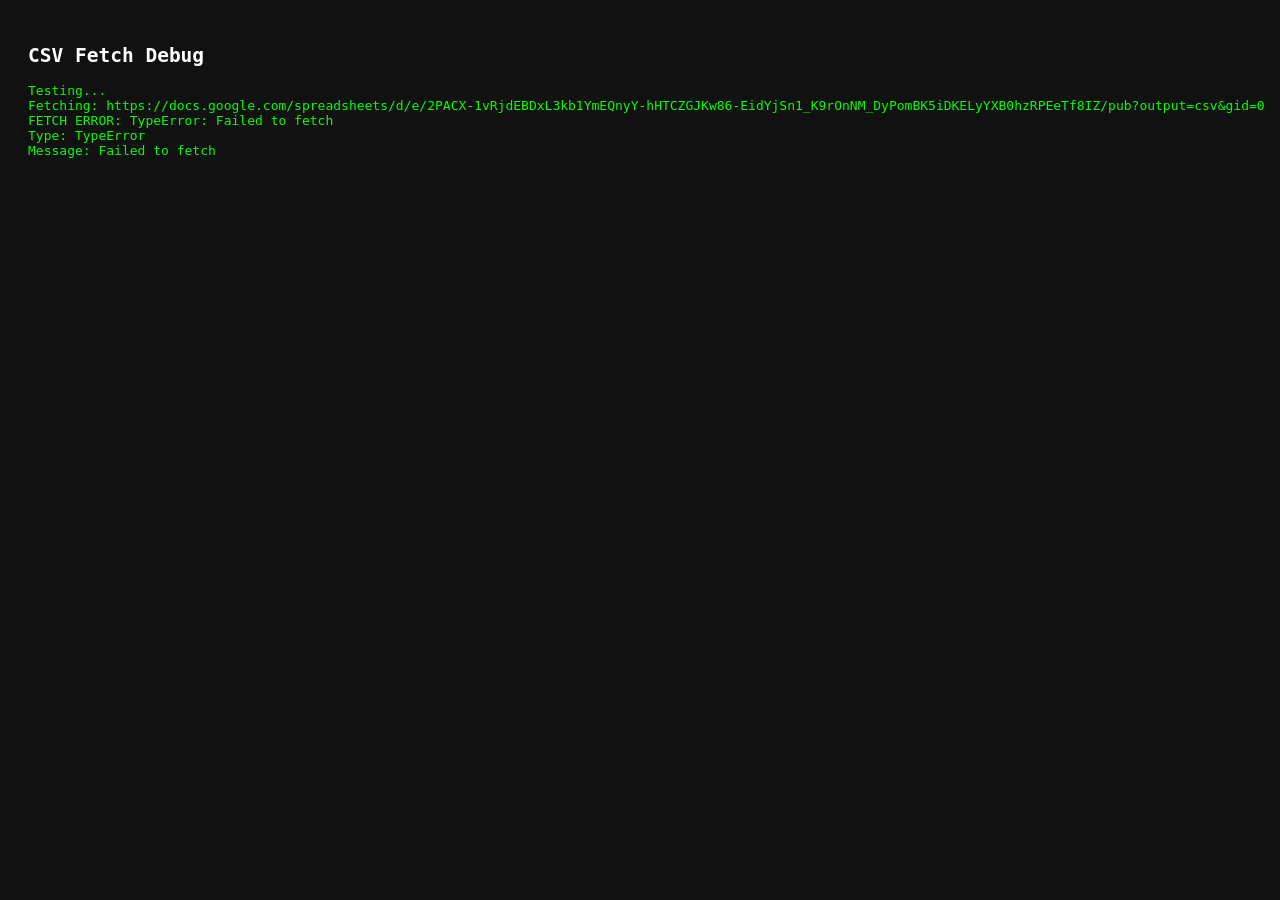
<file: debug.html>
<!DOCTYPE html>
<html>
<head><meta charset="UTF-8"><title>Debug</title></head>
<body style="font-family:monospace;padding:20px;background:#111;color:#0f0;">
<h2 style="color:#fff">CSV Fetch Debug</h2>
<pre id="out">Testing...</pre>
<script>
const URL = "https://docs.google.com/spreadsheets/d/e/2PACX-1vRjdEBDxL3kb1YmEQnyY-hHTCZGJKw86-EidYjSn1_K9rOnNM_DyPomBK5iDKELyYXB0hzRPEeTf8IZ/pub?output=csv&gid=0";

const out = document.getElementById("out");
function log(msg) { out.textContent += "\n" + msg; console.log(msg); }

log("Fetching: " + URL);

// No custom headers — avoids CORS preflight
fetch(URL + "&_cb=" + Date.now())
  .then(r => {
    log("HTTP Status: " + r.status + " " + r.statusText);
    log("Content-Type: " + r.headers.get("content-type"));
    log("CORS header: " + r.headers.get("access-control-allow-origin"));
    return r.text();
  })
  .then(text => {
    log("SUCCESS! Got " + text.length + " chars");
    log("Raw CSV:\n" + text);
  })
  .catch(err => {
    log("FETCH ERROR: " + err);
    log("Type: " + err.constructor.name);
    log("Message: " + err.message);
  });
</script>
</body>
</html>
</file>
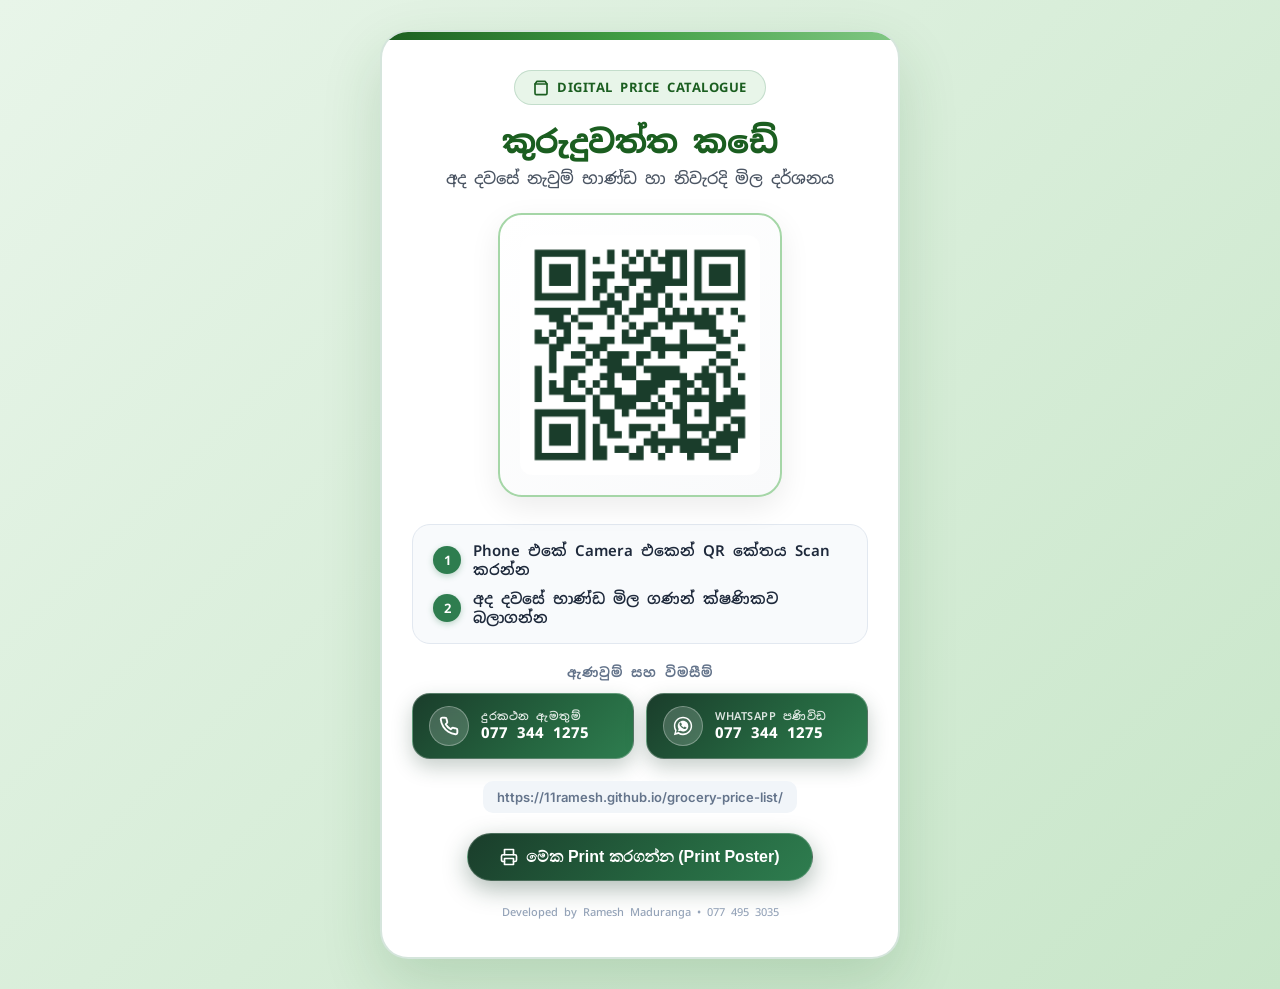
<file: assets/images/print-poster.html>
<!DOCTYPE html>
<html lang="si">
<head>
  <meta charset="UTF-8">
  <meta name="viewport" content="width=device-width, initial-scale=1.0">
  <title>QR Code Poster - කුරුදුවත්ත කඩේ</title>
  <link rel="preconnect" href="https://fonts.googleapis.com">
  <link rel="preconnect" href="https://fonts.gstatic.com" crossorigin>
  <link href="https://fonts.googleapis.com/css2?family=Noto+Sans+Sinhala:wght@500;600;700;800&family=Inter:wght@500;600;700;800&display=swap" rel="stylesheet">
  <style>
    * { box-sizing: border-box; margin: 0; padding: 0; }
    body {
      font-family: 'Noto Sans Sinhala', 'Inter', sans-serif;
      background: linear-gradient(135deg, #e8f5e9 0%, #c8e6c9 100%);
      display: flex;
      justify-content: center;
      align-items: center;
      min-height: 100vh;
      padding: 30px 15px;
    }
    .poster-card {
      background: #ffffff;
      width: 100%;
      max-width: 520px;
      padding: 38px 30px;
      border-radius: 28px;
      box-shadow: 0 25px 60px rgba(27, 94, 32, 0.16);
      text-align: center;
      border: 2px solid rgba(46, 125, 79, 0.2);
      position: relative;
      overflow: hidden;
    }
    .poster-card::before {
      content: "";
      position: absolute;
      top: 0; left: 0; right: 0;
      height: 8px;
      background: linear-gradient(90deg, #1b5e20, #43a047, #81c784);
    }
    .badge {
      display: inline-flex;
      align-items: center;
      gap: 8px;
      background: #e8f5e9;
      color: #1b5e20;
      padding: 8px 18px;
      border-radius: 50px;
      font-size: 13px;
      font-weight: 700;
      letter-spacing: 0.5px;
      margin-bottom: 16px;
      border: 1px solid rgba(46, 125, 79, 0.2);
    }
    h1 {
      font-size: 32px;
      color: #1b5e20;
      margin-bottom: 6px;
      font-weight: 800;
      letter-spacing: -0.5px;
    }
    p.sub {
      color: #4b5563;
      font-size: 16px;
      margin-bottom: 24px;
      font-weight: 500;
    }
    .qr-container {
      background: linear-gradient(145deg, #ffffff, #f9fafb);
      padding: 20px;
      border-radius: 24px;
      display: inline-block;
      box-shadow: 0 10px 30px rgba(0, 0, 0, 0.08);
      border: 2px solid #a5d6a7;
      margin-bottom: 22px;
      position: relative;
    }
    .qr-container img {
      width: 240px;
      height: 240px;
      display: block;
      border-radius: 12px;
    }
    .instructions {
      background: #f8fafc;
      border-radius: 18px;
      padding: 16px 20px;
      margin-bottom: 20px;
      text-align: left;
      border: 1px solid #e2e8f0;
    }
    .step {
      display: flex;
      align-items: center;
      gap: 12px;
      font-size: 15px;
      color: #1e293b;
      margin-bottom: 10px;
      font-weight: 600;
    }
    .step:last-child { margin-bottom: 0; }
    .step-icon {
      background: #2e7d4f;
      color: #ffffff;
      width: 28px;
      height: 28px;
      border-radius: 50%;
      display: flex;
      align-items: center;
      justify-content: center;
      font-size: 13px;
      font-weight: 700;
      flex-shrink: 0;
      box-shadow: 0 2px 6px rgba(46, 125, 79, 0.3);
    }

    /* ── Modern Contact Cards in Poster ── */
    .contact-section-title {
      font-size: 13px;
      font-weight: 700;
      color: #64748b;
      text-transform: uppercase;
      letter-spacing: 1px;
      margin-bottom: 12px;
    }
    .contact-grid {
      display: grid;
      grid-template-columns: repeat(2, 1fr);
      gap: 12px;
      margin-bottom: 22px;
    }
    .contact-card {
      display: flex;
      align-items: center;
      gap: 12px;
      padding: 12px 16px;
      border-radius: 18px;
      text-decoration: none;
      text-align: left;
      transition: all 0.2s ease;
      box-shadow: 0 4px 12px rgba(0, 0, 0, 0.05);
    }
    .phone-card {
      background: linear-gradient(135deg, #1a3d2b 0%, #256640 60%, #2e7d4f 100%);
      border: 1.5px solid rgba(255, 255, 255, 0.25);
      color: #ffffff;
      box-shadow: 0 8px 20px rgba(26, 61, 43, 0.25);
    }
    .whatsapp-card {
      background: linear-gradient(135deg, #1a3d2b 0%, #256640 60%, #2e7d4f 100%);
      border: 1.5px solid rgba(255, 255, 255, 0.25);
      color: #ffffff;
      box-shadow: 0 8px 20px rgba(26, 61, 43, 0.25);
    }
    .contact-icon-bubble {
      width: 40px;
      height: 40px;
      border-radius: 50%;
      display: flex;
      align-items: center;
      justify-content: center;
      flex-shrink: 0;
      background: rgba(255, 255, 255, 0.18);
      color: #ffffff;
      border: 1px solid rgba(255, 255, 255, 0.3);
      backdrop-filter: blur(4px);
    }
    .contact-texts {
      display: flex;
      flex-direction: column;
      line-height: 1.25;
    }
    .contact-label {
      font-size: 11px;
      font-weight: 600;
      opacity: 0.85;
      text-transform: uppercase;
      letter-spacing: 0.5px;
    }
    .contact-value {
      font-size: 15px;
      font-weight: 800;
      letter-spacing: 0.2px;
    }

    .url {
      font-family: 'Inter', monospace;
      font-size: 13px;
      color: #64748b;
      background: #f1f5f9;
      padding: 8px 14px;
      border-radius: 10px;
      display: inline-block;
      margin-bottom: 20px;
      font-weight: 600;
    }
    .btn-print {
      display: inline-flex;
      align-items: center;
      gap: 8px;
      background: linear-gradient(135deg, #1a3d2b 0%, #256640 60%, #2e7d4f 100%);
      color: #ffffff;
      border: 1px solid rgba(255, 255, 255, 0.2);
      padding: 14px 32px;
      border-radius: 50px;
      font-size: 16px;
      font-weight: 700;
      cursor: pointer;
      box-shadow: 0 8px 24px rgba(26, 61, 43, 0.35);
      transition: all 0.2s ease;
    }
    .btn-print:hover {
      transform: translateY(-2px);
      box-shadow: 0 12px 28px rgba(26, 61, 43, 0.45);
      background: linear-gradient(135deg, #256640 0%, #2e7d4f 60%, #3a9d64 100%);
    }
    @media print {
      body { background: #fff; padding: 0; }
      .poster-card {
        border: 2px solid #2e7d4f;
        box-shadow: none;
        max-width: 100%;
        border-radius: 0;
        padding: 40px;
      }
      .btn-print { display: none; }
    }
    @media (max-width: 480px) {
      .contact-grid { grid-template-columns: 1fr; }
    }
  </style>
</head>
<body>

  <div class="poster-card">
    <div class="badge">
      <svg width="16" height="16" viewBox="0 0 24 24" fill="none" stroke="currentColor" stroke-width="2.5" stroke-linecap="round" stroke-linejoin="round">
        <path d="M6 2L3 6v14a2 2 0 0 0 2 2h14a2 2 0 0 0 2-2V6l-3-4z"/>
        <line x1="3" y1="6" x2="21" y2="6"/>
      </svg>
      DIGITAL PRICE CATALOGUE
    </div>

    <h1>කුරුදුවත්ත කඩේ</h1>
    <p class="sub">අද දවසේ නැවුම් භාණ්ඩ හා නිවැරදි මිල දර්ශනය</p>

    <div class="qr-container">
      <img src="qr-code.png" alt="QR Code">
    </div>

    <div class="instructions">
      <div class="step">
        <span class="step-icon">1</span>
        <span>Phone එකේ Camera එකෙන් QR කේතය Scan කරන්න</span>
      </div>
      <div class="step">
        <span class="step-icon">2</span>
        <span>අද දවසේ භාණ්ඩ මිල ගණන් ක්ෂණිකව බලාගන්න</span>
      </div>
    </div>

    <!-- ── Modern Contact Cards ── -->
    <div class="contact-section-title">ඇණවුම් සහ විමසීම්</div>
    <div class="contact-grid">
      
      <!-- Phone Call Card -->
      <div class="contact-card phone-card">
        <div class="contact-icon-bubble">
          <svg width="20" height="20" viewBox="0 0 24 24" fill="none" stroke="currentColor" stroke-width="2.3" stroke-linecap="round" stroke-linejoin="round">
            <path d="M22 16.92v3a2 2 0 0 1-2.18 2 19.79 19.79 0 0 1-8.63-3.07 19.5 19.5 0 0 1-6-6 19.79 19.79 0 0 1-3.07-8.67A2 2 0 0 1 4.11 2h3a2 2 0 0 1 2 1.72 12.84 12.84 0 0 0 .7 2.81 2 2 0 0 1-.45 2.11L8.09 9.91a16 16 0 0 0 6 6l1.27-1.27a2 2 0 0 1 2.11-.45 12.84 12.84 0 0 0 2.81.7A2 2 0 0 1 22 16.92z"/>
          </svg>
        </div>
        <div class="contact-texts">
          <span class="contact-label">දුරකථන ඇමතුම්</span>
          <span class="contact-value">077 344 1275</span>
        </div>
      </div>

      <!-- WhatsApp Card -->
      <div class="contact-card whatsapp-card">
        <div class="contact-icon-bubble">
          <svg width="22" height="22" viewBox="0 0 24 24" fill="currentColor">
            <path d="M12.031 6.172c-3.181 0-5.767 2.586-5.768 5.766-.001 1.298.38 2.27 1.019 3.287l-.711 2.598 2.669-.699c.969.53 1.771.82 2.791.82 3.181 0 5.767-2.587 5.768-5.766.001-3.182-2.585-5.806-5.768-5.806zm3.393 8.245c-.144.405-.837.774-1.17.824-.312.045-.694.075-1.119-.062-.266-.086-.607-.215-1.047-.406-1.849-.803-3.047-2.67-3.14-2.794-.093-.125-.751-.998-.751-1.903 0-.905.474-1.349.643-1.533.169-.184.37-.23.493-.23.123 0 .247.001.353.007.113.005.263-.043.412.316.155.372.531 1.297.577 1.39.046.093.077.201.015.324-.062.123-.093.2-.185.308-.093.108-.195.241-.278.324-.093.093-.19.194-.082.38.108.185.481.794 1.033 1.286.711.635 1.311.832 1.496.924.185.093.293.078.401-.046.108-.124.463-.54.586-.726.124-.185.247-.154.416-.092.17.062 1.079.509 1.264.602.185.093.308.139.354.216.046.077.046.448-.098.853zM12 2C6.477 2 2 6.477 2 12c0 1.891.524 3.662 1.435 5.179L2.05 22l4.982-1.306A9.957 9.957 0 0012 22c5.523 0 10-4.477 10-10S17.523 2 12 2zm0 18.167c-1.638 0-3.165-.487-4.444-1.325l-.319-.208-2.956.774.788-2.88-.228-.363a8.138 8.138 0 01-1.258-4.331C3.583 7.362 7.362 3.583 12 3.583c4.638 0 8.417 3.779 8.417 8.417 0 4.638-3.779 8.167-8.417 8.167z"/>
          </svg>
        </div>
        <div class="contact-texts">
          <span class="contact-label">WhatsApp පණිවිඩ</span>
          <span class="contact-value">077 344 1275</span>
        </div>
      </div>

    </div>

    <div>
      <span class="url">https://11ramesh.github.io/grocery-price-list/</span>
    </div>

    <button class="btn-print" onclick="window.print()">
      <svg width="18" height="18" viewBox="0 0 24 24" fill="none" stroke="currentColor" stroke-width="2.2" stroke-linecap="round" stroke-linejoin="round">
        <polyline points="6 9 6 2 18 2 18 9"/>
        <path d="M6 18H4a2 2 0 0 1-2-2v-5a2 2 0 0 1 2-2h16a2 2 0 0 1 2 2v5a2 2 0 0 1-2 2h-2"/>
        <rect x="6" y="14" width="12" height="8"/>
      </svg>
      මේක Print කරගන්න (Print Poster)
    </button>

    <div style="margin-top: 24px; font-size: 11px; color: #94a3b8; font-weight: 500;">
      Developed by Ramesh Maduranga • 077 495 3035
    </div>
  </div>

</body>
</html>
</file>
<file: css/style.css>
/* ============================================================
   style.css — Premium Sinhala Grocery Price List
   Design: Fresh green + warm cream, mobile-first
   ============================================================ */

/* ── Google Fonts: Noto Sans Sinhala + Inter ──────────────── */
@import url('https://fonts.googleapis.com/css2?family=Noto+Sans+Sinhala:wdth,wght@75..125,100..900&family=Inter:wght@400;500;600;700&display=swap');

/* ── CSS Custom Properties ────────────────────────────────── */
:root {
  /* Colour palette */
  --green-900: #1a3d2b;
  --green-800: #1e5035;
  --green-700: #256640;
  --green-600: #2e7d4f;
  --green-500: #3a9d64;
  --green-400: #52b87a;
  --green-300: #7dce9e;
  --green-100: #d6f0e0;
  --green-50:  #edfaf2;

  --cream-100: #fdf8f0;
  --cream-200: #faefd8;
  --cream-300: #f5e4be;

  --amber-500: #f59e0b;
  --amber-100: #fef3c7;

  --red-500:   #ef4444;
  --red-100:   #fee2e2;

  --gray-900: #111827;
  --gray-700: #374151;
  --gray-500: #6b7280;
  --gray-300: #d1d5db;
  --gray-100: #f3f4f6;
  --white:    #ffffff;

  /* Typography */
  --font-sinhala: 'Noto Sans Sinhala', 'Iskoola Pota', sans-serif;
  --font-latin:   'Inter', sans-serif;
  --font-body:    var(--font-sinhala), var(--font-latin);

  /* Spacing */
  --space-1:  4px;
  --space-2:  8px;
  --space-3:  12px;
  --space-4:  16px;
  --space-5:  20px;
  --space-6:  24px;
  --space-8:  32px;
  --space-10: 40px;

  /* Shadows */
  --shadow-sm:  0 1px 3px rgba(0,0,0,0.08), 0 1px 2px rgba(0,0,0,0.05);
  --shadow-md:  0 4px 12px rgba(0,0,0,0.10), 0 2px 4px rgba(0,0,0,0.06);
  --shadow-lg:  0 10px 28px rgba(0,0,0,0.12), 0 4px 8px rgba(0,0,0,0.06);

  /* Radii */
  --radius-sm:  6px;
  --radius-md:  12px;
  --radius-lg:  18px;
  --radius-xl:  24px;
  --radius-full: 9999px;

  /* Transitions */
  --transition: 200ms ease;
}

/* ── Reset & Base ─────────────────────────────────────────── */
*, *::before, *::after {
  box-sizing: border-box;
  margin: 0;
  padding: 0;
}

html {
  scroll-behavior: smooth;
  -webkit-text-size-adjust: 100%;
}

body {
  font-family: var(--font-body);
  font-size: 15px;
  line-height: 1.6;
  color: var(--gray-900);
  background: var(--cream-100);
  min-height: 100vh;
  -webkit-font-smoothing: antialiased;
}

/* ── Accessibility ────────────────────────────────────────── */
:focus-visible {
  outline: 3px solid var(--green-500);
  outline-offset: 2px;
  border-radius: var(--radius-sm);
}

@media (prefers-reduced-motion: reduce) {
  *, *::before, *::after {
    animation-duration: 0.01ms !important;
    transition-duration: 0.01ms !important;
  }
  html { scroll-behavior: auto; }
}

/* ── Header ───────────────────────────────────────────────── */
.site-header {
  background: linear-gradient(135deg, var(--green-900) 0%, var(--green-700) 60%, var(--green-600) 100%);
  color: var(--white);
  padding: var(--space-5) var(--space-4) var(--space-6);
  position: sticky;
  top: 0;
  z-index: 100;
  box-shadow: var(--shadow-lg);
}

.header-inner {
  max-width: 900px;
  margin: 0 auto;
}

.header-top {
  display: flex;
  align-items: center;
  gap: var(--space-3);
  margin-bottom: var(--space-2);
}

.shop-logo {
  width: 48px;
  height: 48px;
  background: rgba(255,255,255,0.15);
  border-radius: var(--radius-md);
  display: flex;
  align-items: center;
  justify-content: center;
  font-size: 26px;
  flex-shrink: 0;
  backdrop-filter: blur(4px);
}

.shop-name-block {
  flex: 1;
  min-width: 0;
}

#shop-name {
  font-size: 1.35rem;
  font-weight: 700;
  letter-spacing: 0.01em;
  line-height: 1.2;
  color: var(--white);
}

#shop-subtitle {
  font-size: 0.78rem;
  color: rgba(255,255,255,0.80);
  margin-top: 2px;
  font-weight: 400;
}

.header-badge {
  background: rgba(255,255,255,0.18);
  border: 1px solid rgba(255,255,255,0.25);
  border-radius: var(--radius-full);
  padding: var(--space-1) var(--space-3);
  font-size: 0.72rem;
  color: rgba(255,255,255,0.92);
  white-space: nowrap;
  backdrop-filter: blur(4px);
  flex-shrink: 0;
}

.header-info {
  background: rgba(0,0,0,0.18);
  border-radius: var(--radius-md);
  padding: var(--space-2) var(--space-3);
  font-size: 0.75rem;
  color: rgba(255,255,255,0.85);
  margin-top: var(--space-3);
  display: flex;
  align-items: center;
  gap: var(--space-2);
}

.header-info svg { flex-shrink: 0; opacity: 0.8; }

/* ── Shop Contact Bar ─────────────────────────────────────── */
.shop-contact-bar {
  display: flex;
  align-items: center;
  gap: var(--space-2);
  margin-top: var(--space-3);
  flex-wrap: wrap;
}

.contact-pill {
  display: inline-flex;
  align-items: center;
  gap: 8px;
  background: linear-gradient(135deg, #1e5035 0%, #2e7d4f 100%);
  color: #ffffff;
  padding: 7px 16px;
  border-radius: var(--radius-full);
  font-size: 0.84rem;
  font-weight: 700;
  text-decoration: none;
  box-shadow: 0 4px 14px rgba(0, 0, 0, 0.22);
  border: 1.5px solid rgba(255, 255, 255, 0.35);
  backdrop-filter: blur(8px);
  transition: all 0.2s cubic-bezier(0.4, 0, 0.2, 1);
}

.contact-pill:hover {
  transform: translateY(-2px);
  box-shadow: 0 6px 18px rgba(0, 0, 0, 0.32);
  background: linear-gradient(135deg, #256640 0%, #3a9d64 100%);
  border-color: rgba(255, 255, 255, 0.6);
  color: #ffffff;
}

.pill-icon {
  display: flex;
  align-items: center;
  justify-content: center;
  background: rgba(255, 255, 255, 0.18);
  border-radius: 50%;
  width: 24px;
  height: 24px;
  color: #ffffff;
}

.call-pill .pill-icon {
  color: #ffffff;
  background: rgba(255, 255, 255, 0.18);
}

.whatsapp-pill {
  background: linear-gradient(135deg, #1e5035 0%, #2e7d4f 100%);
  color: #ffffff;
}

.wa-svg {
  color: #ffffff;
}

/* ── Product Card Modern Enhancement ──────────────────────── */
.card-icon {
  width: 52px;
  height: 52px;
  border-radius: 14px;
  background: linear-gradient(135deg, var(--green-50), #f0fdf4);
  border: 1px solid rgba(46, 125, 79, 0.12);
  display: flex;
  align-items: center;
  justify-content: center;
  font-size: 1.8rem;
  line-height: 1;
  margin-bottom: var(--space-2);
  box-shadow: 0 2px 6px rgba(0,0,0,0.03);
  transition: transform 0.2s ease;
}

.product-card:hover .card-icon {
  transform: scale(1.08) rotate(3deg);
}

.shop-logo {
  width: 48px;
  height: 48px;
  background: linear-gradient(135deg, rgba(255,255,255,0.22), rgba(255,255,255,0.08));
  border: 1.5px solid rgba(255,255,255,0.35);
  border-radius: var(--radius-md);
  display: flex;
  align-items: center;
  justify-content: center;
  color: var(--white);
  flex-shrink: 0;
  backdrop-filter: blur(8px);
  box-shadow: 0 4px 12px rgba(0,0,0,0.1);
}

/* ── Search Bar ───────────────────────────────────────────── */
.search-section {
  background: var(--white);
  border-bottom: 1px solid var(--gray-300);
  padding: var(--space-4);
  position: sticky;
  top: 0;
  z-index: 90;
  box-shadow: var(--shadow-sm);
}

/* Search section sits just below the sticky header.
   JS could dynamically set top offset, but we use a generous
   top value that works across typical header sizes. */
.site-header + .search-section { top: 0; position: relative; }

.search-wrapper {
  max-width: 900px;
  margin: 0 auto;
}

.search-box {
  display: flex;
  align-items: center;
  background: var(--green-50);
  border: 2px solid var(--green-300);
  border-radius: var(--radius-full);
  padding: var(--space-2) var(--space-4);
  gap: var(--space-2);
  transition: border-color var(--transition), box-shadow var(--transition);
}

.search-box:focus-within {
  border-color: var(--green-500);
  box-shadow: 0 0 0 3px rgba(58,157,100,0.15);
  background: var(--white);
}

.search-icon {
  color: var(--green-600);
  flex-shrink: 0;
}

#search-input {
  flex: 1;
  border: none;
  background: transparent;
  font-family: var(--font-body);
  font-size: 1rem;
  color: var(--gray-900);
  min-width: 0;
}

#search-input::placeholder { color: var(--gray-500); }
#search-input:focus { outline: none; }

#search-clear {
  display: none;
  align-items: center;
  justify-content: center;
  background: var(--gray-300);
  border: none;
  border-radius: var(--radius-full);
  width: 24px;
  height: 24px;
  cursor: pointer;
  color: var(--gray-700);
  flex-shrink: 0;
  transition: background var(--transition);
}

#search-clear:hover { background: var(--gray-500); color: var(--white); }

/* ── Main Content ─────────────────────────────────────────── */
.main-content {
  max-width: 900px;
  margin: 0 auto;
  padding: var(--space-4) var(--space-4) var(--space-10);
}

/* ── Toolbar (sort + result count) ───────────────────────── */
.toolbar {
  display: flex;
  align-items: center;
  gap: var(--space-3);
  flex-wrap: wrap;
  margin-bottom: var(--space-4);
  padding-top: var(--space-4);
}

#result-count {
  flex: 1;
  font-size: 0.82rem;
  color: var(--gray-500);
  min-width: 0;
}

.sort-group {
  display: flex;
  align-items: center;
  gap: var(--space-2);
}

.sort-label {
  font-size: 0.8rem;
  color: var(--gray-500);
  white-space: nowrap;
}

#sort-select {
  border: 1.5px solid var(--gray-300);
  border-radius: var(--radius-sm);
  background: var(--white);
  font-family: var(--font-body);
  font-size: 0.82rem;
  padding: var(--space-1) var(--space-3);
  color: var(--gray-700);
  cursor: pointer;
  transition: border-color var(--transition);
}

#sort-select:focus { border-color: var(--green-500); outline: none; }

/* ── Category Bar ─────────────────────────────────────────── */
.category-section {
  padding: var(--space-3) 0;
  margin-bottom: var(--space-2);
}

#category-bar {
  display: flex;
  gap: var(--space-2);
  overflow-x: auto;
  padding-bottom: var(--space-2);
  scrollbar-width: none;
  -ms-overflow-style: none;
}

#category-bar::-webkit-scrollbar { display: none; }

.category-chip {
  display: inline-flex;
  align-items: center;
  gap: var(--space-1);
  background: var(--white);
  border: 1.5px solid var(--gray-300);
  border-radius: var(--radius-full);
  padding: var(--space-2) var(--space-3);
  font-family: var(--font-body);
  font-size: 0.82rem;
  color: var(--gray-700);
  cursor: pointer;
  white-space: nowrap;
  transition: all var(--transition);
  box-shadow: var(--shadow-sm);
  flex-shrink: 0;
}

.category-chip:hover {
  border-color: var(--green-400);
  color: var(--green-700);
  background: var(--green-50);
}

.category-chip.active {
  background: var(--green-700);
  border-color: var(--green-700);
  color: var(--white);
  font-weight: 600;
  box-shadow: var(--shadow-md);
}

.chip-icon { font-size: 1rem; }
.chip-label { font-weight: 500; }
.chip-count {
  background: rgba(0,0,0,0.10);
  border-radius: var(--radius-full);
  padding: 0 var(--space-2);
  font-size: 0.72rem;
  min-width: 20px;
  text-align: center;
}

.category-chip.active .chip-count { background: rgba(255,255,255,0.25); }

/* ── Product Grid ─────────────────────────────────────────── */
#product-grid {
  display: grid;
  grid-template-columns: repeat(auto-fill, minmax(160px, 1fr));
  gap: var(--space-3);
}

/* ── Product Card ─────────────────────────────────────────── */
.product-card {
  background: var(--white);
  border-radius: var(--radius-lg);
  padding: var(--space-4) var(--space-3) var(--space-3);
  box-shadow: var(--shadow-sm);
  border: 1px solid rgba(0,0,0,0.06);
  display: flex;
  flex-direction: column;
  gap: var(--space-2);
  position: relative;
  transition: transform var(--transition), box-shadow var(--transition);
  overflow: hidden;
}

.product-card::before {
  content: "";
  position: absolute;
  top: 0; left: 0; right: 0;
  height: 3px;
  background: linear-gradient(90deg, var(--green-400), var(--green-600));
  opacity: 0;
  transition: opacity var(--transition);
}

.product-card:hover {
  transform: translateY(-2px);
  box-shadow: var(--shadow-md);
}

.product-card:hover::before { opacity: 1; }

.card-icon {
  font-size: 2rem;
  line-height: 1;
  margin-bottom: var(--space-1);
}

.card-body {
  flex: 1;
  display: flex;
  flex-direction: column;
  gap: var(--space-1);
}

.card-category {
  font-size: 0.70rem;
  color: var(--green-600);
  font-weight: 600;
  text-transform: uppercase;
  letter-spacing: 0.04em;
  line-height: 1.2;
}

.card-name {
  font-size: 0.92rem;
  font-weight: 600;
  color: var(--gray-900);
  line-height: 1.35;
  word-break: break-word;
  flex: 1;
}

.product-unit {
  font-size: 0.75rem;
  color: var(--gray-500);
  background: var(--gray-100);
  border-radius: var(--radius-sm);
  padding: 2px var(--space-2);
  display: inline-block;
  margin-top: var(--space-1);
}

.card-price {
  margin-top: var(--space-2);
  padding-top: var(--space-2);
  border-top: 1px solid var(--gray-100);
}

.price-amount {
  font-size: 1.10rem;
  font-weight: 700;
  color: var(--green-800);
  font-feature-settings: "tnum";
  font-variant-numeric: tabular-nums;
}

.price-unavailable {
  font-size: 0.80rem;
  color: var(--gray-500);
  font-style: italic;
}

/* Share button */
.share-btn {
  position: absolute;
  top: var(--space-3);
  right: var(--space-3);
  background: var(--gray-100);
  border: none;
  border-radius: var(--radius-full);
  width: 30px;
  height: 30px;
  display: flex;
  align-items: center;
  justify-content: center;
  cursor: pointer;
  color: var(--gray-500);
  opacity: 0;
  transition: opacity var(--transition), background var(--transition), color var(--transition);
}

.product-card:hover .share-btn,
.product-card:focus-within .share-btn {
  opacity: 1;
}

.share-btn:hover {
  background: var(--green-100);
  color: var(--green-700);
}

/* ── Skeleton Loading Cards ───────────────────────────────── */
#skeleton-cards {
  display: none;
  grid-template-columns: repeat(auto-fill, minmax(160px, 1fr));
  gap: var(--space-3);
}

.skeleton-card {
  background: var(--white);
  border-radius: var(--radius-lg);
  padding: var(--space-4) var(--space-3);
  box-shadow: var(--shadow-sm);
  border: 1px solid rgba(0,0,0,0.06);
}

.skeleton-line {
  background: linear-gradient(90deg, var(--gray-100) 25%, var(--gray-300) 50%, var(--gray-100) 75%);
  background-size: 200% 100%;
  border-radius: var(--radius-sm);
  animation: skeleton-shimmer 1.5s infinite;
}

@keyframes skeleton-shimmer {
  0%   { background-position: 200% 0; }
  100% { background-position: -200% 0; }
}

.skeleton-icon  { width: 40px; height: 40px; border-radius: var(--radius-sm); margin-bottom: var(--space-3); }
.skeleton-cat   { width: 60%;  height: 10px; margin-bottom: var(--space-2); }
.skeleton-name  { width: 100%; height: 14px; margin-bottom: var(--space-1); }
.skeleton-name2 { width: 75%;  height: 14px; margin-bottom: var(--space-3); }
.skeleton-price { width: 50%;  height: 18px; margin-top: var(--space-3); }

/* ── Loading State ────────────────────────────────────────── */
#loading-state {
  display: none;
  flex-direction: column;
  align-items: center;
  justify-content: center;
  padding: var(--space-10) var(--space-4);
  color: var(--gray-500);
  gap: var(--space-4);
}

.spinner {
  width: 40px;
  height: 40px;
  border: 3px solid var(--green-100);
  border-top-color: var(--green-500);
  border-radius: 50%;
  animation: spin 0.8s linear infinite;
}

@keyframes spin {
  to { transform: rotate(360deg); }
}

/* ── Error State ──────────────────────────────────────────── */
#error-state {
  display: none;
  flex-direction: column;
  align-items: center;
  justify-content: center;
  padding: var(--space-10) var(--space-4);
  gap: var(--space-4);
  text-align: center;
}

.error-icon {
  width: 64px;
  height: 64px;
  background: var(--red-100);
  border-radius: 50%;
  display: flex;
  align-items: center;
  justify-content: center;
  font-size: 2rem;
}

#error-msg {
  color: var(--gray-700);
  font-size: 0.92rem;
  max-width: 320px;
}

.btn-retry {
  background: var(--green-700);
  color: var(--white);
  border: none;
  border-radius: var(--radius-full);
  padding: var(--space-3) var(--space-6);
  font-family: var(--font-body);
  font-size: 0.92rem;
  font-weight: 600;
  cursor: pointer;
  transition: background var(--transition);
}

.btn-retry:hover { background: var(--green-800); }

/* ── Empty State ──────────────────────────────────────────── */
#empty-state {
  display: none;
  flex-direction: column;
  align-items: center;
  justify-content: center;
  padding: var(--space-10) var(--space-4);
  gap: var(--space-3);
  text-align: center;
}

.empty-icon {
  font-size: 3.5rem;
  opacity: 0.5;
}

#empty-msg {
  color: var(--gray-500);
  font-size: 0.92rem;
  max-width: 280px;
}

/* ── Footer Bar ───────────────────────────────────────────── */
.footer-bar {
  max-width: 900px;
  margin: 0 auto;
  padding: var(--space-4) var(--space-4) var(--space-8);
  display: flex;
  flex-direction: column;
  gap: var(--space-4);
}

.footer-top-row {
  display: flex;
  align-items: center;
  justify-content: space-between;
  gap: var(--space-3);
  flex-wrap: wrap;
  padding-bottom: var(--space-3);
  border-bottom: 1px dashed rgba(0,0,0,0.08);
}

/* ── Developer Credits ── */
.developer-credits {
  display: flex;
  align-items: center;
  justify-content: space-between;
  gap: var(--space-2);
  flex-wrap: wrap;
  padding: 12px 18px;
  background: rgba(255, 255, 255, 0.7);
  border: 1px solid rgba(46, 125, 79, 0.15);
  border-radius: var(--radius-md);
  font-size: 0.80rem;
  color: var(--gray-700);
  backdrop-filter: blur(4px);
  box-shadow: 0 2px 6px rgba(0,0,0,0.02);
}

.dev-line {
  display: inline-flex;
  align-items: center;
  gap: 6px;
}

.dev-line strong {
  color: var(--green-900);
  font-weight: 700;
}

.dev-contact {
  display: inline-flex;
  align-items: center;
  gap: 8px;
}

.dev-link {
  display: inline-flex;
  align-items: center;
  gap: 4px;
  color: var(--green-700);
  text-decoration: none;
  font-weight: 600;
  transition: color var(--transition);
}

.dev-link:hover {
  color: var(--green-900);
  text-decoration: underline;
}

.dev-wa {
  color: #128C7E;
}

.dev-dot {
  color: var(--gray-300);
}

#last-updated {
  font-size: 0.75rem;
  color: var(--gray-500);
  display: none;
}

#refresh-btn {
  display: inline-flex;
  align-items: center;
  gap: var(--space-2);
  background: transparent;
  border: 1.5px solid var(--green-400);
  border-radius: var(--radius-full);
  padding: var(--space-2) var(--space-4);
  font-family: var(--font-body);
  font-size: 0.80rem;
  color: var(--green-700);
  cursor: pointer;
  transition: all var(--transition);
}

#refresh-btn:hover {
  background: var(--green-50);
  border-color: var(--green-600);
}

.more-note {
  grid-column: 1 / -1;
  text-align: center;
  font-size: 0.82rem;
  color: var(--gray-500);
  padding: var(--space-4);
}

/* ── Back to Top ──────────────────────────────────────────── */
#back-to-top {
  position: fixed;
  bottom: 24px;
  right: 20px;
  background: var(--green-700);
  color: var(--white);
  border: none;
  border-radius: var(--radius-full);
  width: 46px;
  height: 46px;
  display: flex;
  align-items: center;
  justify-content: center;
  cursor: pointer;
  box-shadow: var(--shadow-md);
  opacity: 0;
  transform: translateY(16px);
  pointer-events: none;
  transition: opacity var(--transition), transform var(--transition);
  z-index: 200;
}

#back-to-top.visible {
  opacity: 1;
  transform: translateY(0);
  pointer-events: auto;
}

#back-to-top:hover { background: var(--green-800); }

/* ── Toast Notification ───────────────────────────────────── */
#toast {
  position: fixed;
  bottom: 80px;
  left: 50%;
  transform: translateX(-50%) translateY(12px);
  background: var(--gray-900);
  color: var(--white);
  padding: var(--space-3) var(--space-5);
  border-radius: var(--radius-full);
  font-size: 0.85rem;
  opacity: 0;
  pointer-events: none;
  transition: opacity var(--transition), transform var(--transition);
  z-index: 300;
  white-space: nowrap;
  box-shadow: var(--shadow-lg);
}

#toast.visible {
  opacity: 1;
  transform: translateX(-50%) translateY(0);
}

/* ── Currency indicator in header ─────────────────────────── */
.currency-note {
  display: inline-flex;
  align-items: center;
  gap: var(--space-1);
  background: var(--amber-100);
  color: #92400e;
  border-radius: var(--radius-full);
  padding: 2px var(--space-2);
  font-size: 0.72rem;
  font-weight: 600;
}

/* ── Responsive ───────────────────────────────────────────── */
@media (max-width: 480px) {
  #shop-name       { font-size: 1.15rem; }
  .shop-logo       { width: 42px; height: 42px; font-size: 22px; }
  #product-grid,
  #skeleton-cards  { grid-template-columns: repeat(2, 1fr); }
  .card-name       { font-size: 0.85rem; }
  .price-amount    { font-size: 1rem; }
}

@media (min-width: 600px) {
  #product-grid,
  #skeleton-cards  { grid-template-columns: repeat(3, 1fr); }
}

@media (min-width: 768px) {
  #product-grid,
  #skeleton-cards  { grid-template-columns: repeat(4, 1fr); }
  .site-header     { padding: var(--space-6) var(--space-8); }
  .search-section  { padding: var(--space-4) var(--space-8); }
  .main-content    { padding: var(--space-5) var(--space-8) var(--space-10); }
}

@media (min-width: 1024px) {
  #product-grid,
  #skeleton-cards  { grid-template-columns: repeat(5, 1fr); }
}

/* ── Print ────────────────────────────────────────────────── */
@media print {
  .site-header { position: static; }
  .search-section { display: none; }
  .share-btn, #back-to-top, #refresh-btn { display: none; }
  .product-card { break-inside: avoid; }
}
</file>
